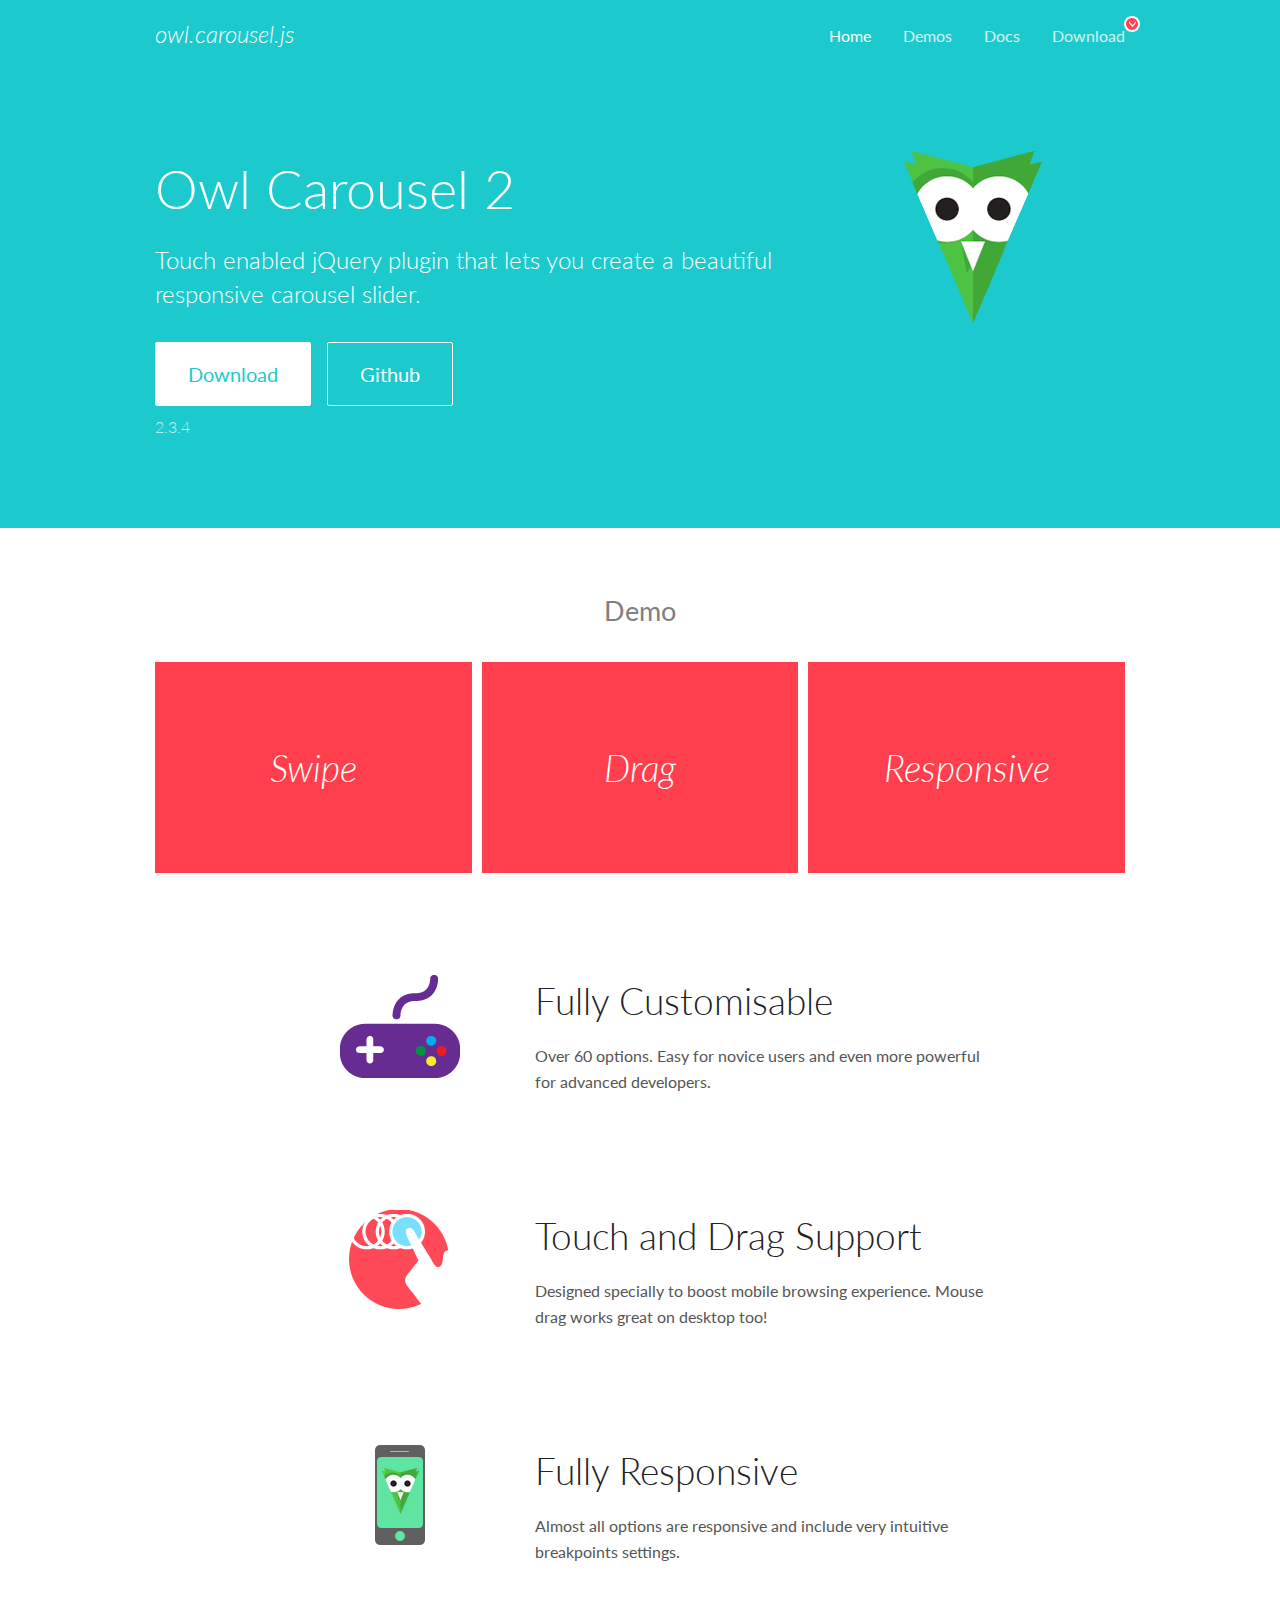
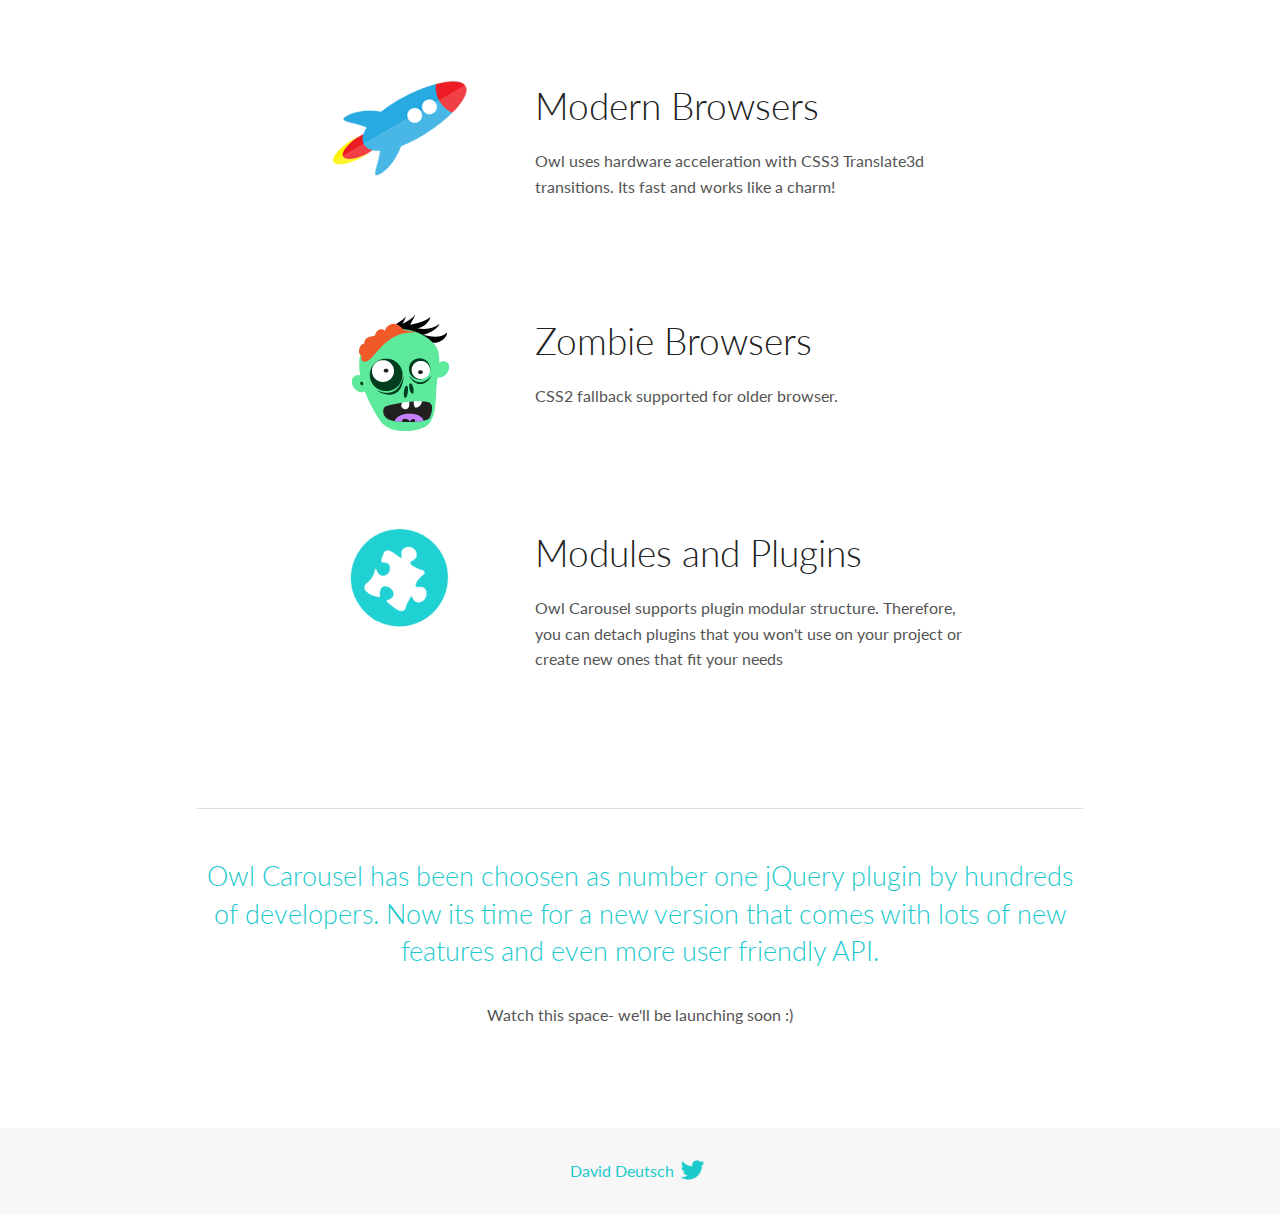
<file: owlcarousel/docs/index.html>
<!DOCTYPE html>
<html lang="en">
  <head>

    <!-- head -->
    <meta charset="utf-8">
    <meta name="msapplication-tap-highlight" content="no" />
    <meta name="viewport" content="width=device-width, initial-scale=1.0" />
    <meta name="description" content="Touch enabled jQuery plugin that lets you create beautiful responsive carousel slider.">
    <meta name="author" content="David Deutsch">
    <title>
      Home | Owl Carousel | 2.3.4
    </title>

    <!-- Stylesheets -->
    <link href='https://fonts.googleapis.com/css?family=Lato:300,400,700,400italic,300italic' rel='stylesheet' type='text/css'>
    <link rel="stylesheet" href="assets/css/docs.theme.min.css">

    <!-- Owl Stylesheets -->
    <link rel="stylesheet" href="assets/owlcarousel/assets/owl.carousel.min.css">
    <link rel="stylesheet" href="assets/owlcarousel/assets/owl.theme.default.min.css">

    <!-- HTML5 shim and Respond.js IE8 support of HTML5 elements and media queries -->

    <!--[if lt IE 9]>
      <script src="https://oss.maxcdn.com/libs/html5shiv/3.7.0/html5shiv.js"></script>
      <script src="https://oss.maxcdn.com/libs/respond.js/1.3.0/respond.min.js"></script>
    <![endif]-->

    <!-- Favicons -->
    <link rel="apple-touch-icon-precomposed" sizes="144x144" href="assets/ico/apple-touch-icon-144-precomposed.png">
    <link rel="shortcut icon" href="assets/ico/favicon.png">
    <link rel="shortcut icon" href="favicon.ico">

    <!-- Yeah i know js should not be in header. Its required for demos.-->

    <!-- javascript -->
    <script src="assets/vendors/jquery.min.js"></script>
    <script src="assets/owlcarousel/owl.carousel.js"></script>
  </head>
  <body>

    <!-- header -->
    <header class="header">
      <div class="row">
        <div class="large-12 columns">
          <div class="brand left">
            <h3>
              <a href="/OwlCarousel2/">owl.carousel.js</a> 
            </h3>
          </div>
          <a id="toggle-nav" class="right">
            <span></span> <span></span> <span></span> 
          </a> 
          <div class="nav-bar">
            <ul class="clearfix">
              <li class="active">
                <a href="/OwlCarousel2/index.html">Home</a> 
              </li>
              <li> <a href="/OwlCarousel2/demos/demos.html">Demos</a>  </li>
              <li> <a href="/OwlCarousel2/docs/started-welcome.html">Docs</a>  </li>
              <li>
                <a href="https://github.com/OwlCarousel2/OwlCarousel2/archive/2.3.4.zip">Download</a> 
                <span class="download"></span> 
              </li>
            </ul>
          </div>
        </div>
      </div>
    </header>

    <!-- home panel -->
    <section id="hero">
      <div class="row">
        <div class="large-8 medium-8 columns">
          <h1>Owl Carousel 2</h1>
          <h4>Touch enabled jQuery plugin that lets you create a beautiful responsive carousel slider.</h4>
          <a href="https://github.com/OwlCarousel2/OwlCarousel2/archive/2.3.4.zip" class="hero-button">Download</a> 
          <a href="https://github.com/OwlCarousel2/OwlCarousel2" class="hero-button outline">Github</a> 
          <p>2.3.4</p>
        </div>
        <div class="large-4 medium-4 columns">
          <img class="owl-logo" src="assets/img/owl-logo.png" alt="mr. Owl">
        </div>
      </div>
    </section>

    <!-- body -->
    <div class="home-demo">
      <div class="row">
        <div class="large-12 columns">
          <h3>Demo</h3>
          <div class="owl-carousel">
            <div class="item">
              <h2>Swipe</h2>
            </div>
            <div class="item">
              <h2>Drag</h2>
            </div>
            <div class="item">
              <h2>Responsive</h2>
            </div>
            <div class="item">
              <h2>CSS3</h2>
            </div>
            <div class="item">
              <h2>Fast</h2>
            </div>
            <div class="item">
              <h2>Easy</h2>
            </div>
            <div class="item">
              <h2>Free</h2>
            </div>
            <div class="item">
              <h2>Upgradable</h2>
            </div>
            <div class="item">
              <h2>Tons of options</h2>
            </div>
            <div class="item">
              <h2>Infinity</h2>
            </div>
            <div class="item">
              <h2>Auto Width</h2>
            </div>
          </div>
        </div>
      </div>
    </div>
    <script>
      var owl = $('.owl-carousel');
      owl.owlCarousel({
        margin: 10,
        loop: true,
        responsive: {
          0: {
            items: 1
          },
          600: {
            items: 2
          },
          1000: {
            items: 3
          }
        }
      })
    </script>

    <!-- features -->
    <div id="features">
      <div class="row">
        <div class="small-12 medium-9 small-centered columns">
          <section class="row feature">
            <div class="medium-4 small-12 columns">
              <img src="assets/img/feature-options.png" alt="">
            </div>
            <div class="medium-8 small-12 columns">
              <h2>Fully Customisable</h2>
              <p>Over 60 options. Easy for novice users and even more powerful for advanced developers.</p>
            </div>
          </section>
          <section class="row feature">
            <div class="medium-4 small-12 columns">
              <img src="assets/img/feature-drag.png" alt="">
            </div>
            <div class="medium-8 small-12 columns">
              <h2>Touch and Drag Support</h2>
              <p>Designed specially to boost mobile browsing experience. Mouse drag works great on desktop too!</p>
            </div>
          </section>
          <section class="row feature">
            <div class="medium-4 small-12 columns">
              <img src="assets/img/feature-responsive.png" alt="">
            </div>
            <div class="medium-8 small-12 columns">
              <h2>Fully Responsive</h2>
              <p>Almost all options are responsive and include very intuitive breakpoints settings.</p>
            </div>
          </section>
          <section class="row feature">
            <div class="medium-4 small-12 columns">
              <img src="assets/img/feature-modern.png" alt="">
            </div>
            <div class="medium-8 small-12 columns">
              <h2>Modern Browsers</h2>
              <p>Owl uses hardware acceleration with CSS3 Translate3d transitions. Its fast and works like a charm! </p>
            </div>
          </section>
          <section class="row feature">
            <div class="medium-4 small-12 columns">
              <img src="assets/img/feature-zombie.png" alt="">
            </div>
            <div class="medium-8 small-12 columns">
              <h2>Zombie Browsers</h2>
              <p>CSS2 fallback supported for older browser.</p>
            </div>
          </section>
          <section class="row feature">
            <div class="medium-4 small-12 columns">
              <img src="assets/img/feature-module.png" alt="">
            </div>
            <div class="medium-8 small-12 columns">
              <h2>Modules and Plugins</h2>
              <p>Owl Carousel supports plugin modular structure. Therefore, you can detach plugins that you won&#x27;t use on your project or create new ones that fit your needs</p>
            </div>
          </section>
        </div>
      </div>
    </div>

    <!-- footer -->
    <section id="teaser-text">
      <div class="row">
        <div class="small-12 medium-11 small-centered columns">
          <hr>
          <h3 id="owl-carousel-has-been-choosen-as-number-one-jquery-plugin-by-hundreds-of-developers-now-its-time-for-a-new-version-that-comes-with-lots-of-new-features-and-even-more-user-friendly-api-">Owl Carousel has been choosen as number one jQuery plugin by hundreds of developers. Now its time for a new version that comes with lots of new features and even more user friendly API.</h3>
          <p>Watch this space- we&#39;ll be launching soon :)</p>
        </div>
      </div>
    </section>

    <!-- footer -->
    <footer class="footer">
      <div class="row">
        <div class="large-12 columns">
          <h5>
            <a href="/OwlCarousel2/docs/support-contact.html">David Deutsch</a> 
            <a id="custom-tweet-button" href="https://twitter.com/share?url=https://github.com/OwlCarousel2/OwlCarousel2&text=Owl Carousel - This is so awesome! " target="_blank"></a> 
          </h5>
        </div>
      </div>
    </footer>

    <!-- vendors -->
    <script src="assets/vendors/highlight.js"></script>
    <script src="assets/js/app.js"></script>
  </body>
</html>
</file>
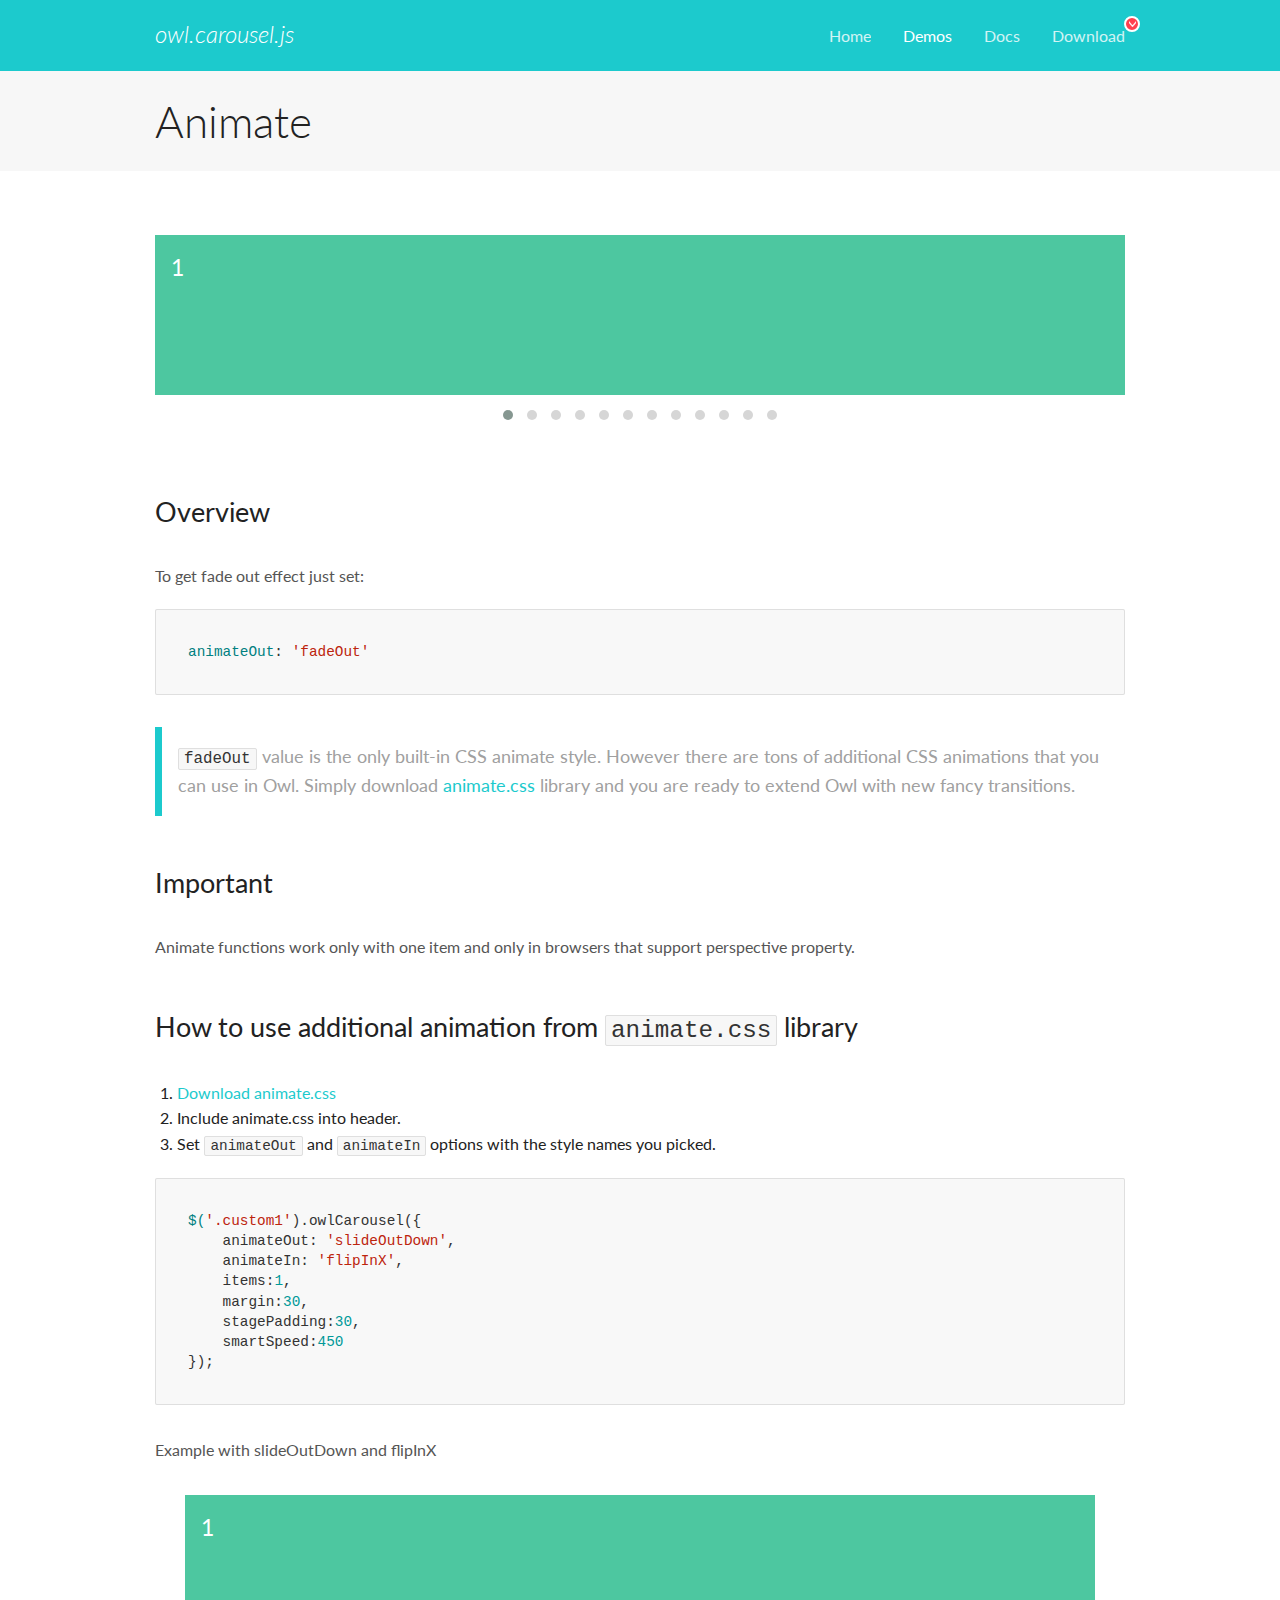
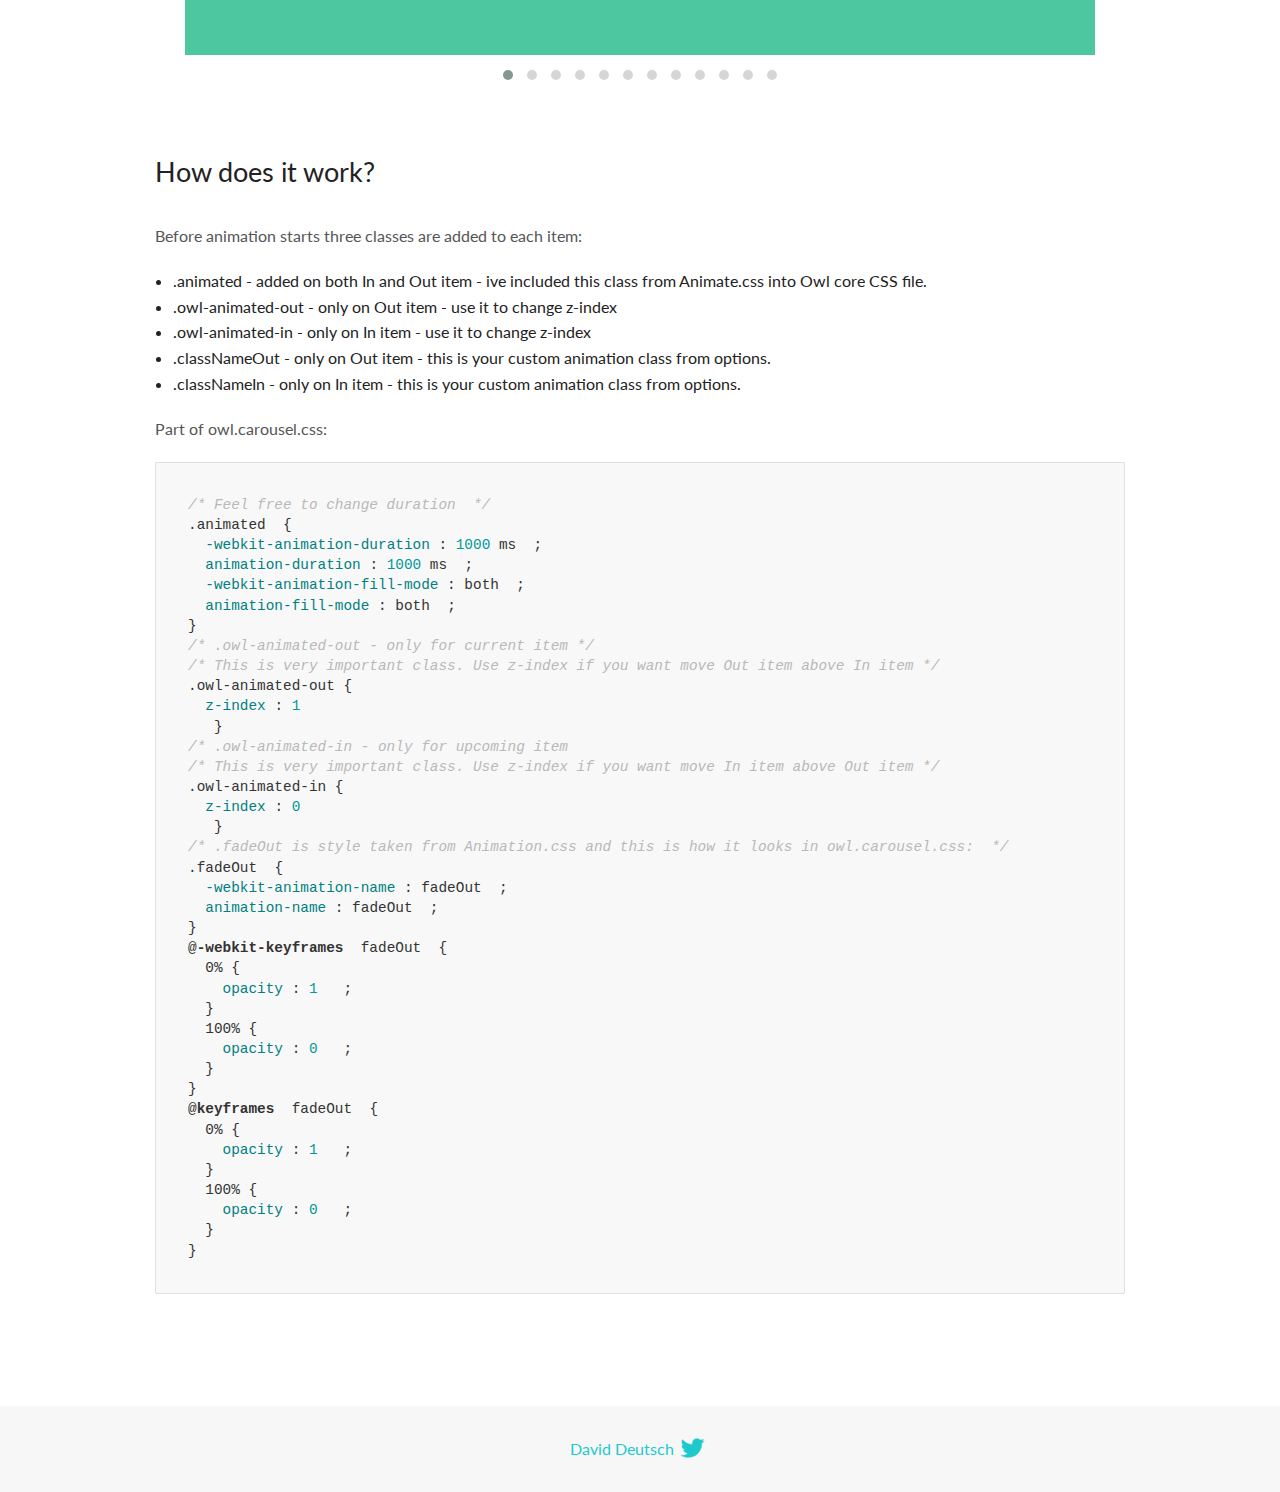
<file: owlcarousel/docs/demos/animate.html>
<!DOCTYPE html>
<html lang="en">
  <head>

    <!-- head -->
    <meta charset="utf-8">
    <meta name="msapplication-tap-highlight" content="no" />
    <meta name="viewport" content="width=device-width, initial-scale=1.0" />
    <meta name="description" content="Animate carousel">
    <meta name="author" content="David Deutsch">
    <title>
      Animate Demo | Owl Carousel | 2.3.4
    </title>

    <!-- Stylesheets -->
    <link href='https://fonts.googleapis.com/css?family=Lato:300,400,700,400italic,300italic' rel='stylesheet' type='text/css'>
    <link rel="stylesheet" href="../assets/css/docs.theme.min.css">

    <!-- Owl Stylesheets -->
    <link rel="stylesheet" href="../assets/owlcarousel/assets/owl.carousel.min.css">
    <link rel="stylesheet" href="../assets/owlcarousel/assets/owl.theme.default.min.css">

    <!-- HTML5 shim and Respond.js IE8 support of HTML5 elements and media queries -->

    <!--[if lt IE 9]>
      <script src="https://oss.maxcdn.com/libs/html5shiv/3.7.0/html5shiv.js"></script>
      <script src="https://oss.maxcdn.com/libs/respond.js/1.3.0/respond.min.js"></script>
    <![endif]-->

    <!-- Favicons -->
    <link rel="apple-touch-icon-precomposed" sizes="144x144" href="../assets/ico/apple-touch-icon-144-precomposed.png">
    <link rel="shortcut icon" href="../assets/ico/favicon.png">
    <link rel="shortcut icon" href="favicon.ico">

    <!-- Yeah i know js should not be in header. Its required for demos.-->

    <!-- javascript -->
    <script src="../assets/vendors/jquery.min.js"></script>
    <script src="../assets/owlcarousel/owl.carousel.js"></script>
  </head>
  <body>

    <!-- header -->
    <header class="header">
      <div class="row">
        <div class="large-12 columns">
          <div class="brand left">
            <h3>
              <a href="/OwlCarousel2/">owl.carousel.js</a> 
            </h3>
          </div>
          <a id="toggle-nav" class="right">
            <span></span> <span></span> <span></span> 
          </a> 
          <div class="nav-bar">
            <ul class="clearfix">
              <li> <a href="/OwlCarousel2/index.html">Home</a>  </li>
              <li class="active">
                <a href="/OwlCarousel2/demos/demos.html">Demos</a> 
              </li>
              <li> <a href="/OwlCarousel2/docs/started-welcome.html">Docs</a>  </li>
              <li>
                <a href="https://github.com/OwlCarousel2/OwlCarousel2/archive/2.3.4.zip">Download</a> 
                <span class="download"></span> 
              </li>
            </ul>
          </div>
        </div>
      </div>
    </header>

    <!-- title -->
    <section class="title">
      <div class="row">
        <div class="large-12 columns">
          <h1>Animate</h1>
        </div>
      </div>
    </section>

    <!--  Demos -->
    <section id="demos">
      <div class="row">
        <div class="large-12 columns">
          <div class="fadeOut owl-carousel owl-theme">
            <div class="item">
              <h4>1</h4>
            </div>
            <div class="item">
              <h4>2</h4>
            </div>
            <div class="item">
              <h4>3</h4>
            </div>
            <div class="item">
              <h4>4</h4>
            </div>
            <div class="item">
              <h4>5</h4>
            </div>
            <div class="item">
              <h4>6</h4>
            </div>
            <div class="item">
              <h4>7</h4>
            </div>
            <div class="item">
              <h4>8</h4>
            </div>
            <div class="item">
              <h4>9</h4>
            </div>
            <div class="item">
              <h4>10</h4>
            </div>
            <div class="item">
              <h4>11</h4>
            </div>
            <div class="item">
              <h4>12</h4>
            </div>
          </div>
          <h3 id="overview">Overview</h3>
          <p>To get fade out effect just set:</p>
          <pre><code>animateOut: &#39;fadeOut&#39;</code></pre>
          <blockquote>
            <p><code>fadeOut</code> value is the only built-in CSS animate style. However there are tons of additional CSS animations that you can use in Owl. Simply download
              <a href="https://daneden.github.io/animate.css/">animate.css</a>  library and you are ready to extend Owl with new fancy transitions.</p>
          </blockquote>
          <h3 id="important">Important</h3>
          <p>Animate functions work only with one item and only in browsers that support perspective property.</p>
          <h3 id="how-to-use-additional-animation-from-animate-css-library">How to use additional animation from <code>animate.css</code> library</h3>
          <ol>
            <li> <a href="https://daneden.github.io/animate.css/">Download animate.css</a>  </li>
            <li>Include animate.css into header.</li>
            <li>Set <code>animateOut</code> and <code>animateIn</code> options with the style names you picked.</li>
          </ol>
          <pre><code>$(&#39;.custom1&#39;).owlCarousel({
    animateOut: &#39;slideOutDown&#39;,
    animateIn: &#39;flipInX&#39;,
    items:1,
    margin:30,
    stagePadding:30,
    smartSpeed:450
});</code></pre>
          <p>Example with slideOutDown and flipInX</p>
          <div class="custom1 owl-carousel owl-theme">
            <div class="item">
              <h4>1</h4>
            </div>
            <div class="item">
              <h4>2</h4>
            </div>
            <div class="item">
              <h4>3</h4>
            </div>
            <div class="item">
              <h4>4</h4>
            </div>
            <div class="item">
              <h4>5</h4>
            </div>
            <div class="item">
              <h4>6</h4>
            </div>
            <div class="item">
              <h4>7</h4>
            </div>
            <div class="item">
              <h4>8</h4>
            </div>
            <div class="item">
              <h4>9</h4>
            </div>
            <div class="item">
              <h4>10</h4>
            </div>
            <div class="item">
              <h4>11</h4>
            </div>
            <div class="item">
              <h4>12</h4>
            </div>
          </div>
          <h3 id="how-does-it-work-">How does it work?</h3>
          <p>Before animation starts three classes are added to each item:</p>
          <ul>
            <li>.animated - added on both In and Out item - ive included this class from Animate.css into Owl core CSS file.</li>
            <li>.owl-animated-out - only on Out item - use it to change z-index</li>
            <li>.owl-animated-in - only on In item - use it to change z-index</li>
            <li>.classNameOut - only on Out item - this is your custom animation class from options.</li>
            <li>.classNameIn - only on In item - this is your custom animation class from options.</li>
          </ul>
          <p>Part of owl.carousel.css:</p>
          <pre><code class="language-css"><span class="comment">/* Feel free to change duration  */</span> 
<span class="class">.animated</span>  <span class="rules">{
  <span class="rule"><span class="attribute">-webkit-animation-duration</span> :<span class="value"> <span class="number">1000</span> ms</span> </span> ;
  <span class="rule"><span class="attribute">animation-duration</span> :<span class="value"> <span class="number">1000</span> ms</span> </span> ;
  <span class="rule"><span class="attribute">-webkit-animation-fill-mode</span> :<span class="value"> both</span> </span> ;
  <span class="rule"><span class="attribute">animation-fill-mode</span> :<span class="value"> both</span> </span> ;
<span class="rule">}</span> </span> 
<span class="comment">/* .owl-animated-out - only for current item */</span> 
<span class="comment">/* This is very important class. Use z-index if you want move Out item above In item */</span> 
<span class="class">.owl-animated-out</span> <span class="rules">{
  <span class="rule"><span class="attribute">z-index</span> :<span class="value"> <span class="number">1</span> 
</span> </span> </span> }
<span class="comment">/* .owl-animated-in - only for upcoming item
/* This is very important class. Use z-index if you want move In item above Out item */</span> 
<span class="class">.owl-animated-in</span> <span class="rules">{
  <span class="rule"><span class="attribute">z-index</span> :<span class="value"> <span class="number">0</span> 
</span> </span> </span> }
<span class="comment">/* .fadeOut is style taken from Animation.css and this is how it looks in owl.carousel.css:  */</span> 
<span class="class">.fadeOut</span>  <span class="rules">{
  <span class="rule"><span class="attribute">-webkit-animation-name</span> :<span class="value"> fadeOut</span> </span> ;
  <span class="rule"><span class="attribute">animation-name</span> :<span class="value"> fadeOut</span> </span> ;
<span class="rule">}</span> </span> 
<span class="at_rule">@<span class="keyword">-webkit-keyframes</span>  fadeOut </span> {
  0% <span class="rules">{
    <span class="rule"><span class="attribute">opacity</span> :<span class="value"> <span class="number">1</span> </span> </span> ;
  <span class="rule">}</span> </span> 
  100% <span class="rules">{
    <span class="rule"><span class="attribute">opacity</span> :<span class="value"> <span class="number">0</span> </span> </span> ;
  <span class="rule">}</span> </span> 
}
<span class="at_rule">@<span class="keyword">keyframes</span>  fadeOut </span> {
  0% <span class="rules">{
    <span class="rule"><span class="attribute">opacity</span> :<span class="value"> <span class="number">1</span> </span> </span> ;
  <span class="rule">}</span> </span> 
  100% <span class="rules">{
    <span class="rule"><span class="attribute">opacity</span> :<span class="value"> <span class="number">0</span> </span> </span> ;
  <span class="rule">}</span> </span> 
}</code></pre>
          <link rel="stylesheet" href="../assets/css/animate.css">
          <script>
            jQuery(document).ready(function($) {
              $('.fadeOut').owlCarousel({
                items: 1,
                animateOut: 'fadeOut',
                loop: true,
                margin: 10,
              });
              $('.custom1').owlCarousel({
                animateOut: 'slideOutDown',
                animateIn: 'flipInX',
                items: 1,
                margin: 30,
                stagePadding: 30,
                smartSpeed: 450
              });
            });
          </script>
        </div>
      </div>
    </section>

    <!-- footer -->
    <footer class="footer">
      <div class="row">
        <div class="large-12 columns">
          <h5>
            <a href="/OwlCarousel2/docs/support-contact.html">David Deutsch</a> 
            <a id="custom-tweet-button" href="https://twitter.com/share?url=https://github.com/OwlCarousel2/OwlCarousel2&text=Owl Carousel - This is so awesome! " target="_blank"></a> 
          </h5>
        </div>
      </div>
    </footer>

    <!-- vendors -->
    <script src="../assets/vendors/highlight.js"></script>
    <script src="../assets/js/app.js"></script>
  </body>
</html>
</file>
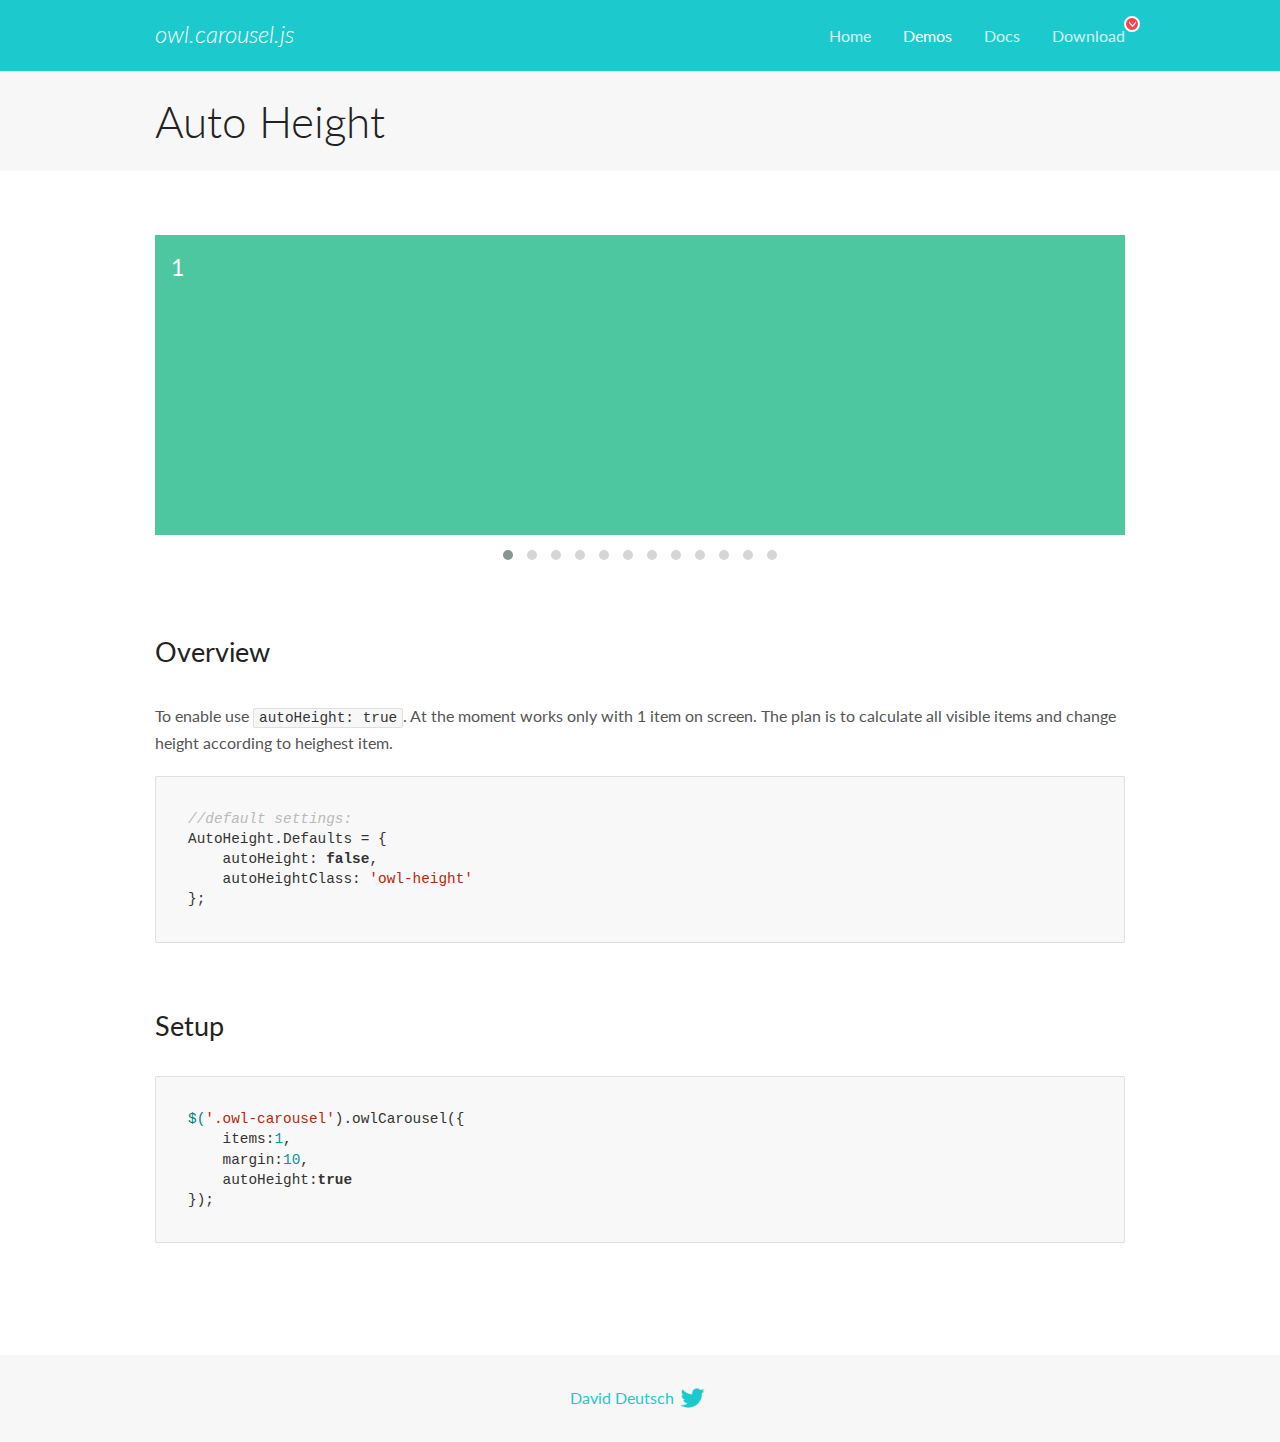
<file: owlcarousel/docs/demos/autoheight.html>
<!DOCTYPE html>
<html lang="en">
  <head>

    <!-- head -->
    <meta charset="utf-8">
    <meta name="msapplication-tap-highlight" content="no" />
    <meta name="viewport" content="width=device-width, initial-scale=1.0" />
    <meta name="description" content="autoHeight usage demo">
    <meta name="author" content="David Deutsch">
    <title>
      Auto Height Demo | Owl Carousel | 2.3.4
    </title>

    <!-- Stylesheets -->
    <link href='https://fonts.googleapis.com/css?family=Lato:300,400,700,400italic,300italic' rel='stylesheet' type='text/css'>
    <link rel="stylesheet" href="../assets/css/docs.theme.min.css">

    <!-- Owl Stylesheets -->
    <link rel="stylesheet" href="../assets/owlcarousel/assets/owl.carousel.min.css">
    <link rel="stylesheet" href="../assets/owlcarousel/assets/owl.theme.default.min.css">

    <!-- HTML5 shim and Respond.js IE8 support of HTML5 elements and media queries -->

    <!--[if lt IE 9]>
      <script src="https://oss.maxcdn.com/libs/html5shiv/3.7.0/html5shiv.js"></script>
      <script src="https://oss.maxcdn.com/libs/respond.js/1.3.0/respond.min.js"></script>
    <![endif]-->

    <!-- Favicons -->
    <link rel="apple-touch-icon-precomposed" sizes="144x144" href="../assets/ico/apple-touch-icon-144-precomposed.png">
    <link rel="shortcut icon" href="../assets/ico/favicon.png">
    <link rel="shortcut icon" href="favicon.ico">

    <!-- Yeah i know js should not be in header. Its required for demos.-->

    <!-- javascript -->
    <script src="../assets/vendors/jquery.min.js"></script>
    <script src="../assets/owlcarousel/owl.carousel.js"></script>
  </head>
  <body>

    <!-- header -->
    <header class="header">
      <div class="row">
        <div class="large-12 columns">
          <div class="brand left">
            <h3>
              <a href="/OwlCarousel2/">owl.carousel.js</a> 
            </h3>
          </div>
          <a id="toggle-nav" class="right">
            <span></span> <span></span> <span></span> 
          </a> 
          <div class="nav-bar">
            <ul class="clearfix">
              <li> <a href="/OwlCarousel2/index.html">Home</a>  </li>
              <li class="active">
                <a href="/OwlCarousel2/demos/demos.html">Demos</a> 
              </li>
              <li> <a href="/OwlCarousel2/docs/started-welcome.html">Docs</a>  </li>
              <li>
                <a href="https://github.com/OwlCarousel2/OwlCarousel2/archive/2.3.4.zip">Download</a> 
                <span class="download"></span> 
              </li>
            </ul>
          </div>
        </div>
      </div>
    </header>

    <!-- title -->
    <section class="title">
      <div class="row">
        <div class="large-12 columns">
          <h1>Auto Height</h1>
        </div>
      </div>
    </section>

    <!--  Demos -->
    <section id="demos">
      <div class="row">
        <div class="large-12 columns">
          <div class="owl-carousel owl-theme">
            <div class="item" style="height:300px">
              <h4>1</h4>
            </div>
            <div class="item" style="height:100px">
              <h4>2</h4>
            </div>
            <div class="item" style="height:500px">
              <h4>3</h4>
            </div>
            <div class="item" style="height:250px">
              <h4>4</h4>
            </div>
            <div class="item" style="height:400px">
              <h4>5</h4>
            </div>
            <div class="item" style="height:500px">
              <h4>6</h4>
            </div>
            <div class="item" style="height:600px">
              <h4>7</h4>
            </div>
            <div class="item" style="height:400px">
              <h4>8</h4>
            </div>
            <div class="item" style="height:300px">
              <h4>9</h4>
            </div>
            <div class="item" style="height:350px">
              <h4>10</h4>
            </div>
            <div class="item" style="height:200px">
              <h4>11</h4>
            </div>
            <div class="item" style="height:150px">
              <h4>12</h4>
            </div>
          </div>
          <h3 id="overview">Overview</h3>
          <p>To enable use <code>autoHeight: true</code>. At the moment works only with 1 item on screen. The plan is to calculate all visible items and change height according to heighest item.</p>
          <pre><code>//default settings:
AutoHeight.Defaults = {
    autoHeight: false,
    autoHeightClass: &#39;owl-height&#39;
};</code></pre>
          <h3 id="setup">Setup</h3>
          <pre><code>$(&#39;.owl-carousel&#39;).owlCarousel({
    items:1,
    margin:10,
    autoHeight:true
});</code></pre>
          <script>
            $(document).ready(function() {
              $('.owl-carousel').owlCarousel({
                items: 1,
                margin: 10,
                autoHeight: true
              });
            })
          </script>
        </div>
      </div>
    </section>

    <!-- footer -->
    <footer class="footer">
      <div class="row">
        <div class="large-12 columns">
          <h5>
            <a href="/OwlCarousel2/docs/support-contact.html">David Deutsch</a> 
            <a id="custom-tweet-button" href="https://twitter.com/share?url=https://github.com/OwlCarousel2/OwlCarousel2&text=Owl Carousel - This is so awesome! " target="_blank"></a> 
          </h5>
        </div>
      </div>
    </footer>

    <!-- vendors -->
    <script src="../assets/vendors/highlight.js"></script>
    <script src="../assets/js/app.js"></script>
  </body>
</html>
</file>
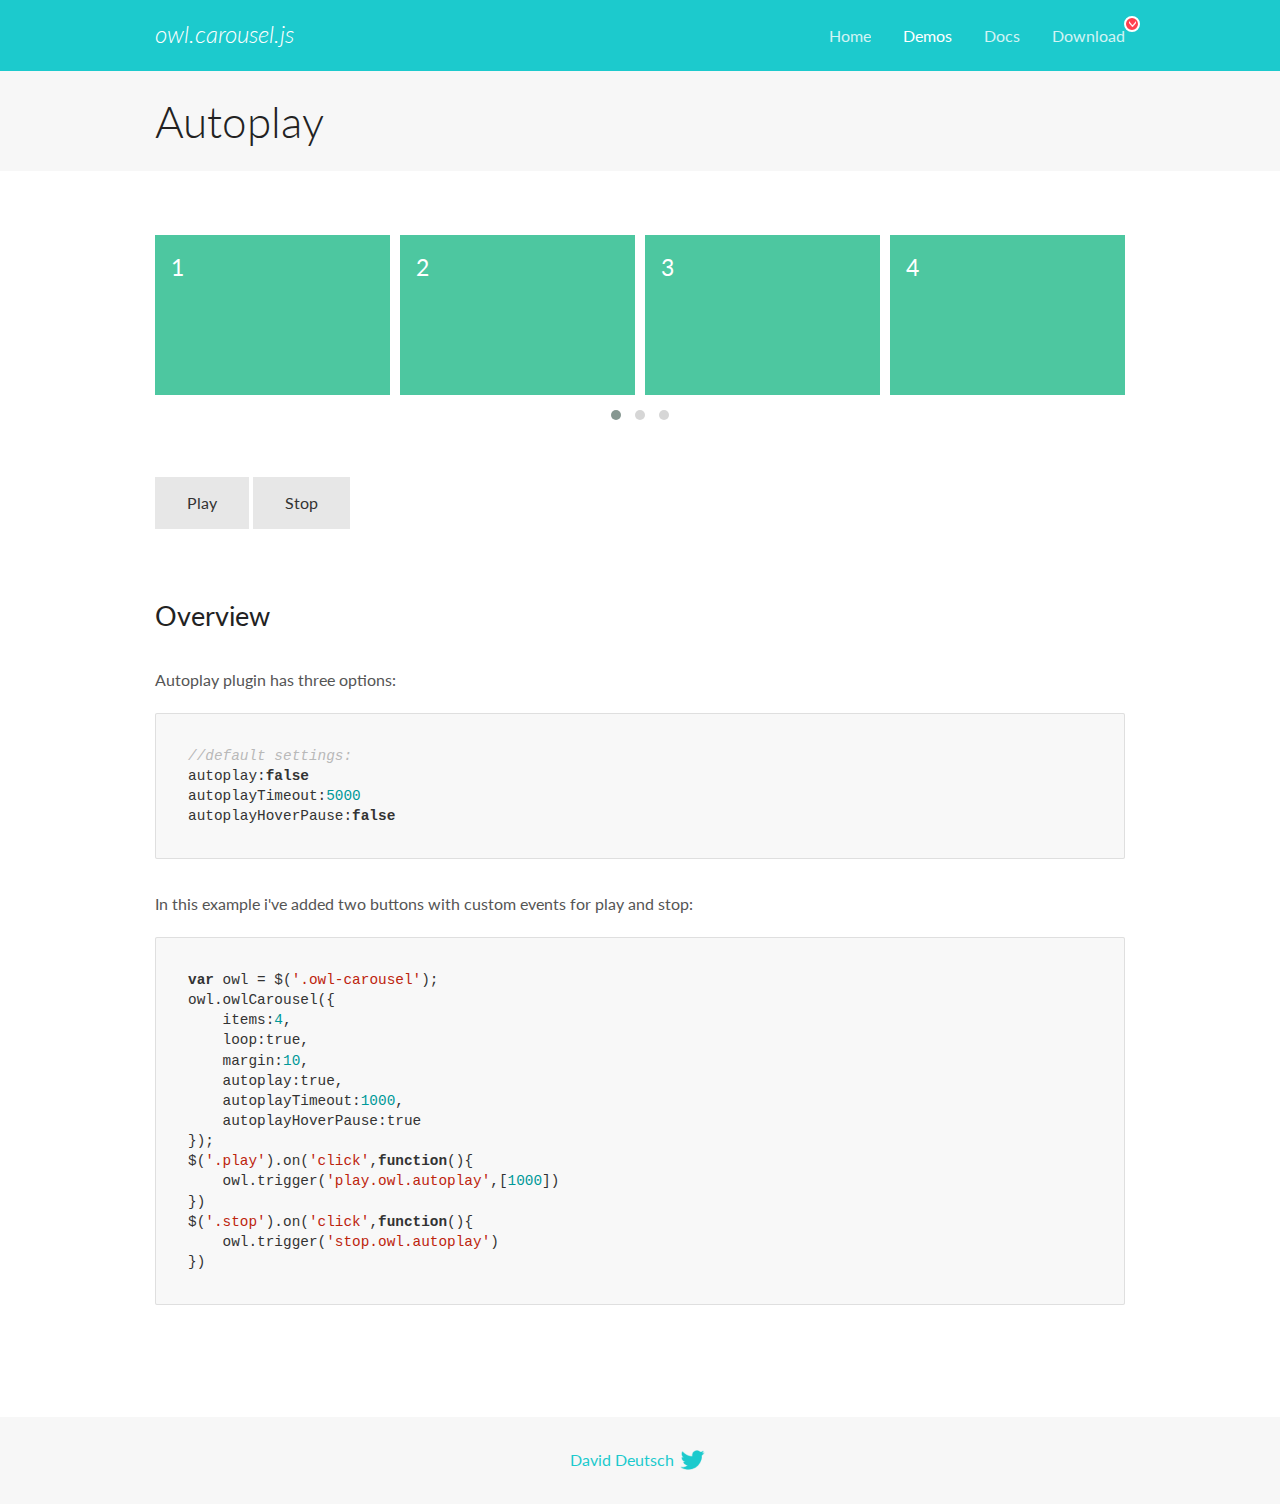
<file: owlcarousel/docs/demos/autoplay.html>
<!DOCTYPE html>
<html lang="en">
  <head>

    <!-- head -->
    <meta charset="utf-8">
    <meta name="msapplication-tap-highlight" content="no" />
    <meta name="viewport" content="width=device-width, initial-scale=1.0" />
    <meta name="description" content="Autoplay usage demo">
    <meta name="author" content="David Deutsch">
    <title>
      Autoplay Demo | Owl Carousel | 2.3.4
    </title>

    <!-- Stylesheets -->
    <link href='https://fonts.googleapis.com/css?family=Lato:300,400,700,400italic,300italic' rel='stylesheet' type='text/css'>
    <link rel="stylesheet" href="../assets/css/docs.theme.min.css">

    <!-- Owl Stylesheets -->
    <link rel="stylesheet" href="../assets/owlcarousel/assets/owl.carousel.min.css">
    <link rel="stylesheet" href="../assets/owlcarousel/assets/owl.theme.default.min.css">

    <!-- HTML5 shim and Respond.js IE8 support of HTML5 elements and media queries -->

    <!--[if lt IE 9]>
      <script src="https://oss.maxcdn.com/libs/html5shiv/3.7.0/html5shiv.js"></script>
      <script src="https://oss.maxcdn.com/libs/respond.js/1.3.0/respond.min.js"></script>
    <![endif]-->

    <!-- Favicons -->
    <link rel="apple-touch-icon-precomposed" sizes="144x144" href="../assets/ico/apple-touch-icon-144-precomposed.png">
    <link rel="shortcut icon" href="../assets/ico/favicon.png">
    <link rel="shortcut icon" href="favicon.ico">

    <!-- Yeah i know js should not be in header. Its required for demos.-->

    <!-- javascript -->
    <script src="../assets/vendors/jquery.min.js"></script>
    <script src="../assets/owlcarousel/owl.carousel.js"></script>
  </head>
  <body>

    <!-- header -->
    <header class="header">
      <div class="row">
        <div class="large-12 columns">
          <div class="brand left">
            <h3>
              <a href="/OwlCarousel2/">owl.carousel.js</a> 
            </h3>
          </div>
          <a id="toggle-nav" class="right">
            <span></span> <span></span> <span></span> 
          </a> 
          <div class="nav-bar">
            <ul class="clearfix">
              <li> <a href="/OwlCarousel2/index.html">Home</a>  </li>
              <li class="active">
                <a href="/OwlCarousel2/demos/demos.html">Demos</a> 
              </li>
              <li> <a href="/OwlCarousel2/docs/started-welcome.html">Docs</a>  </li>
              <li>
                <a href="https://github.com/OwlCarousel2/OwlCarousel2/archive/2.3.4.zip">Download</a> 
                <span class="download"></span> 
              </li>
            </ul>
          </div>
        </div>
      </div>
    </header>

    <!-- title -->
    <section class="title">
      <div class="row">
        <div class="large-12 columns">
          <h1>Autoplay</h1>
        </div>
      </div>
    </section>

    <!--  Demos -->
    <section id="demos">
      <div class="row">
        <div class="large-12 columns">
          <div class="owl-carousel owl-theme">
            <div class="item">
              <h4>1</h4>
            </div>
            <div class="item">
              <h4>2</h4>
            </div>
            <div class="item">
              <h4>3</h4>
            </div>
            <div class="item">
              <h4>4</h4>
            </div>
            <div class="item">
              <h4>5</h4>
            </div>
            <div class="item">
              <h4>6</h4>
            </div>
            <div class="item">
              <h4>7</h4>
            </div>
            <div class="item">
              <h4>8</h4>
            </div>
            <div class="item">
              <h4>9</h4>
            </div>
            <div class="item">
              <h4>10</h4>
            </div>
            <div class="item">
              <h4>11</h4>
            </div>
            <div class="item">
              <h4>12</h4>
            </div>
          </div>
          <a class="button secondary play">Play</a> 
          <a class="button secondary stop">Stop</a> 
          <h3 id="overview">Overview</h3>
          <p>Autoplay plugin has three options:</p>
          <pre><code>//default settings:
autoplay:false
autoplayTimeout:5000
autoplayHoverPause:false</code></pre>
          <p>In this example i&#39;ve added two buttons with custom events for play and stop:</p>
          <pre><code>var owl = $(&#39;.owl-carousel&#39;);
owl.owlCarousel({
    items:4,
    loop:true,
    margin:10,
    autoplay:true,
    autoplayTimeout:1000,
    autoplayHoverPause:true
});
$(&#39;.play&#39;).on(&#39;click&#39;,function(){
    owl.trigger(&#39;play.owl.autoplay&#39;,[1000])
})
$(&#39;.stop&#39;).on(&#39;click&#39;,function(){
    owl.trigger(&#39;stop.owl.autoplay&#39;)
})</code></pre>
          <script>
            $(document).ready(function() {
              var owl = $('.owl-carousel');
              owl.owlCarousel({
                items: 4,
                loop: true,
                margin: 10,
                autoplay: true,
                autoplayTimeout: 1000,
                autoplayHoverPause: true
              });
              $('.play').on('click', function() {
                owl.trigger('play.owl.autoplay', [1000])
              })
              $('.stop').on('click', function() {
                owl.trigger('stop.owl.autoplay')
              })
            })
          </script>
        </div>
      </div>
    </section>

    <!-- footer -->
    <footer class="footer">
      <div class="row">
        <div class="large-12 columns">
          <h5>
            <a href="/OwlCarousel2/docs/support-contact.html">David Deutsch</a> 
            <a id="custom-tweet-button" href="https://twitter.com/share?url=https://github.com/OwlCarousel2/OwlCarousel2&text=Owl Carousel - This is so awesome! " target="_blank"></a> 
          </h5>
        </div>
      </div>
    </footer>

    <!-- vendors -->
    <script src="../assets/vendors/highlight.js"></script>
    <script src="../assets/js/app.js"></script>
  </body>
</html>
</file>
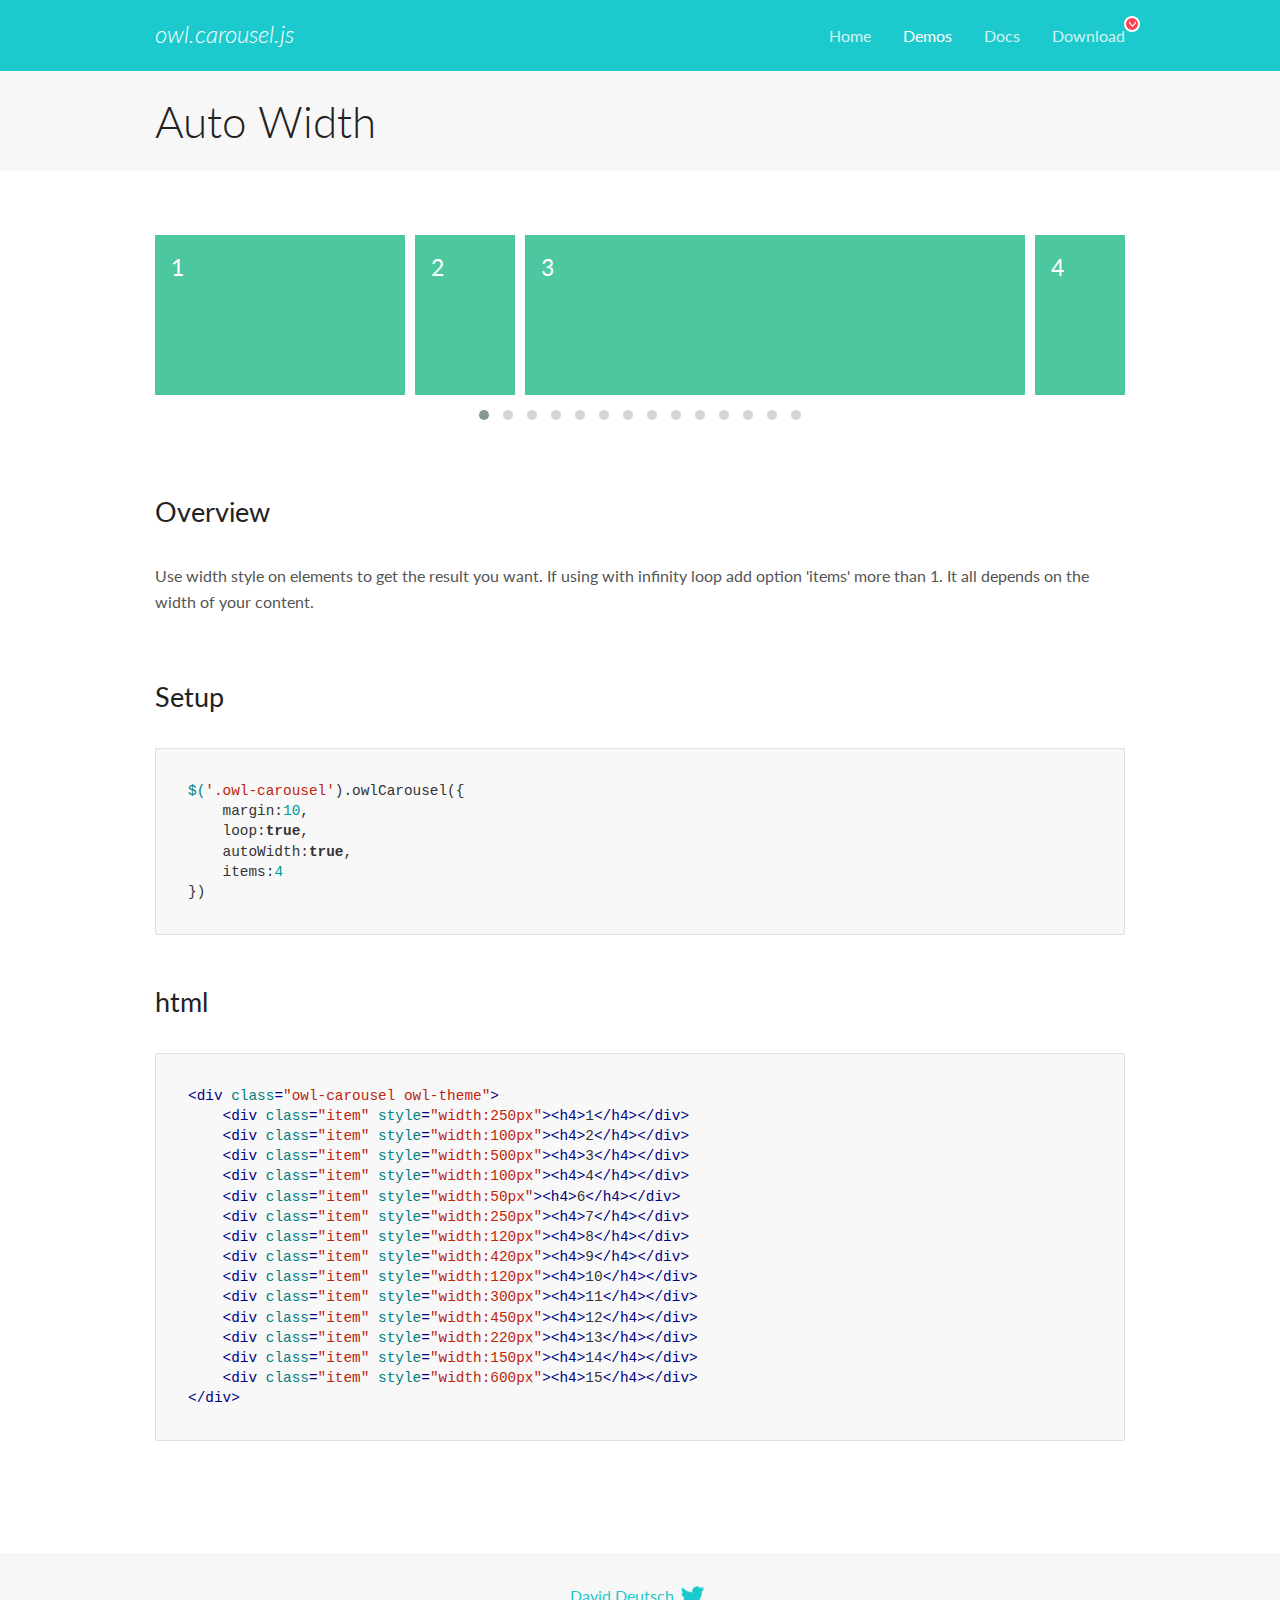
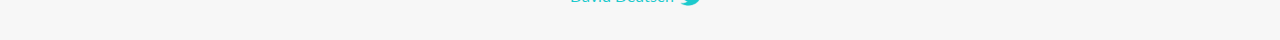
<file: owlcarousel/docs/demos/autowidth.html>
<!DOCTYPE html>
<html lang="en">
  <head>

    <!-- head -->
    <meta charset="utf-8">
    <meta name="msapplication-tap-highlight" content="no" />
    <meta name="viewport" content="width=device-width, initial-scale=1.0" />
    <meta name="description" content="Auto Width">
    <meta name="author" content="David Deutsch">
    <title>
      Auto Width Demo | Owl Carousel | 2.3.4
    </title>

    <!-- Stylesheets -->
    <link href='https://fonts.googleapis.com/css?family=Lato:300,400,700,400italic,300italic' rel='stylesheet' type='text/css'>
    <link rel="stylesheet" href="../assets/css/docs.theme.min.css">

    <!-- Owl Stylesheets -->
    <link rel="stylesheet" href="../assets/owlcarousel/assets/owl.carousel.min.css">
    <link rel="stylesheet" href="../assets/owlcarousel/assets/owl.theme.default.min.css">

    <!-- HTML5 shim and Respond.js IE8 support of HTML5 elements and media queries -->

    <!--[if lt IE 9]>
      <script src="https://oss.maxcdn.com/libs/html5shiv/3.7.0/html5shiv.js"></script>
      <script src="https://oss.maxcdn.com/libs/respond.js/1.3.0/respond.min.js"></script>
    <![endif]-->

    <!-- Favicons -->
    <link rel="apple-touch-icon-precomposed" sizes="144x144" href="../assets/ico/apple-touch-icon-144-precomposed.png">
    <link rel="shortcut icon" href="../assets/ico/favicon.png">
    <link rel="shortcut icon" href="favicon.ico">

    <!-- Yeah i know js should not be in header. Its required for demos.-->

    <!-- javascript -->
    <script src="../assets/vendors/jquery.min.js"></script>
    <script src="../assets/owlcarousel/owl.carousel.js"></script>
  </head>
  <body>

    <!-- header -->
    <header class="header">
      <div class="row">
        <div class="large-12 columns">
          <div class="brand left">
            <h3>
              <a href="/OwlCarousel2/">owl.carousel.js</a> 
            </h3>
          </div>
          <a id="toggle-nav" class="right">
            <span></span> <span></span> <span></span> 
          </a> 
          <div class="nav-bar">
            <ul class="clearfix">
              <li> <a href="/OwlCarousel2/index.html">Home</a>  </li>
              <li class="active">
                <a href="/OwlCarousel2/demos/demos.html">Demos</a> 
              </li>
              <li> <a href="/OwlCarousel2/docs/started-welcome.html">Docs</a>  </li>
              <li>
                <a href="https://github.com/OwlCarousel2/OwlCarousel2/archive/2.3.4.zip">Download</a> 
                <span class="download"></span> 
              </li>
            </ul>
          </div>
        </div>
      </div>
    </header>

    <!-- title -->
    <section class="title">
      <div class="row">
        <div class="large-12 columns">
          <h1>Auto Width</h1>
        </div>
      </div>
    </section>

    <!--  Demos -->
    <section id="demos">
      <div class="row">
        <div class="large-12 columns">
          <div class="owl-carousel owl-theme">
            <div class="item" style="width:250px">
              <h4>1</h4>
            </div>
            <div class="item" style="width:100px">
              <h4>2</h4>
            </div>
            <div class="item" style="width:500px">
              <h4>3</h4>
            </div>
            <div class="item" style="width:100px">
              <h4>4</h4>
            </div>
            <div class="item" style="width:50px">
              <h4>6</h4>
            </div>
            <div class="item" style="width:250px">
              <h4>7</h4>
            </div>
            <div class="item" style="width:120px">
              <h4>8</h4>
            </div>
            <div class="item" style="width:420px">
              <h4>9</h4>
            </div>
            <div class="item" style="width:120px">
              <h4>10</h4>
            </div>
            <div class="item" style="width:300px">
              <h4>11</h4>
            </div>
            <div class="item" style="width:450px">
              <h4>12</h4>
            </div>
            <div class="item" style="width:220px">
              <h4>13</h4>
            </div>
            <div class="item" style="width:150px">
              <h4>14</h4>
            </div>
            <div class="item" style="width:600px">
              <h4>15</h4>
            </div>
          </div>
          <h3 id="overview">Overview</h3>
          <p>Use width style on elements to get the result you want. If using with infinity loop add option &#39;items&#39; more than 1. It all depends on the width of your content.</p>
          <h3 id="setup">Setup</h3>
          <pre><code>$(&#39;.owl-carousel&#39;).owlCarousel({
    margin:10,
    loop:true,
    autoWidth:true,
    items:4
})</code></pre>
          <h3 id="html">html</h3>
          <pre><code>&lt;div class=&quot;owl-carousel owl-theme&quot;&gt;
    &lt;div class=&quot;item&quot; style=&quot;width:250px&quot;&gt;&lt;h4&gt;1&lt;/h4&gt;&lt;/div&gt;
    &lt;div class=&quot;item&quot; style=&quot;width:100px&quot;&gt;&lt;h4&gt;2&lt;/h4&gt;&lt;/div&gt;
    &lt;div class=&quot;item&quot; style=&quot;width:500px&quot;&gt;&lt;h4&gt;3&lt;/h4&gt;&lt;/div&gt;
    &lt;div class=&quot;item&quot; style=&quot;width:100px&quot;&gt;&lt;h4&gt;4&lt;/h4&gt;&lt;/div&gt;
    &lt;div class=&quot;item&quot; style=&quot;width:50px&quot;&gt;&lt;h4&gt;6&lt;/h4&gt;&lt;/div&gt;
    &lt;div class=&quot;item&quot; style=&quot;width:250px&quot;&gt;&lt;h4&gt;7&lt;/h4&gt;&lt;/div&gt;
    &lt;div class=&quot;item&quot; style=&quot;width:120px&quot;&gt;&lt;h4&gt;8&lt;/h4&gt;&lt;/div&gt;
    &lt;div class=&quot;item&quot; style=&quot;width:420px&quot;&gt;&lt;h4&gt;9&lt;/h4&gt;&lt;/div&gt;
    &lt;div class=&quot;item&quot; style=&quot;width:120px&quot;&gt;&lt;h4&gt;10&lt;/h4&gt;&lt;/div&gt;
    &lt;div class=&quot;item&quot; style=&quot;width:300px&quot;&gt;&lt;h4&gt;11&lt;/h4&gt;&lt;/div&gt;
    &lt;div class=&quot;item&quot; style=&quot;width:450px&quot;&gt;&lt;h4&gt;12&lt;/h4&gt;&lt;/div&gt;
    &lt;div class=&quot;item&quot; style=&quot;width:220px&quot;&gt;&lt;h4&gt;13&lt;/h4&gt;&lt;/div&gt;
    &lt;div class=&quot;item&quot; style=&quot;width:150px&quot;&gt;&lt;h4&gt;14&lt;/h4&gt;&lt;/div&gt;
    &lt;div class=&quot;item&quot; style=&quot;width:600px&quot;&gt;&lt;h4&gt;15&lt;/h4&gt;&lt;/div&gt;
&lt;/div&gt;</code></pre>
          <script>
            $(document).ready(function() {
              $('.owl-carousel').owlCarousel({
                margin: 10,
                loop: true,
                autoWidth: true,
                items: 4
              })
            })
          </script>
        </div>
      </div>
    </section>

    <!-- footer -->
    <footer class="footer">
      <div class="row">
        <div class="large-12 columns">
          <h5>
            <a href="/OwlCarousel2/docs/support-contact.html">David Deutsch</a> 
            <a id="custom-tweet-button" href="https://twitter.com/share?url=https://github.com/OwlCarousel2/OwlCarousel2&text=Owl Carousel - This is so awesome! " target="_blank"></a> 
          </h5>
        </div>
      </div>
    </footer>

    <!-- vendors -->
    <script src="../assets/vendors/highlight.js"></script>
    <script src="../assets/js/app.js"></script>
  </body>
</html>
</file>
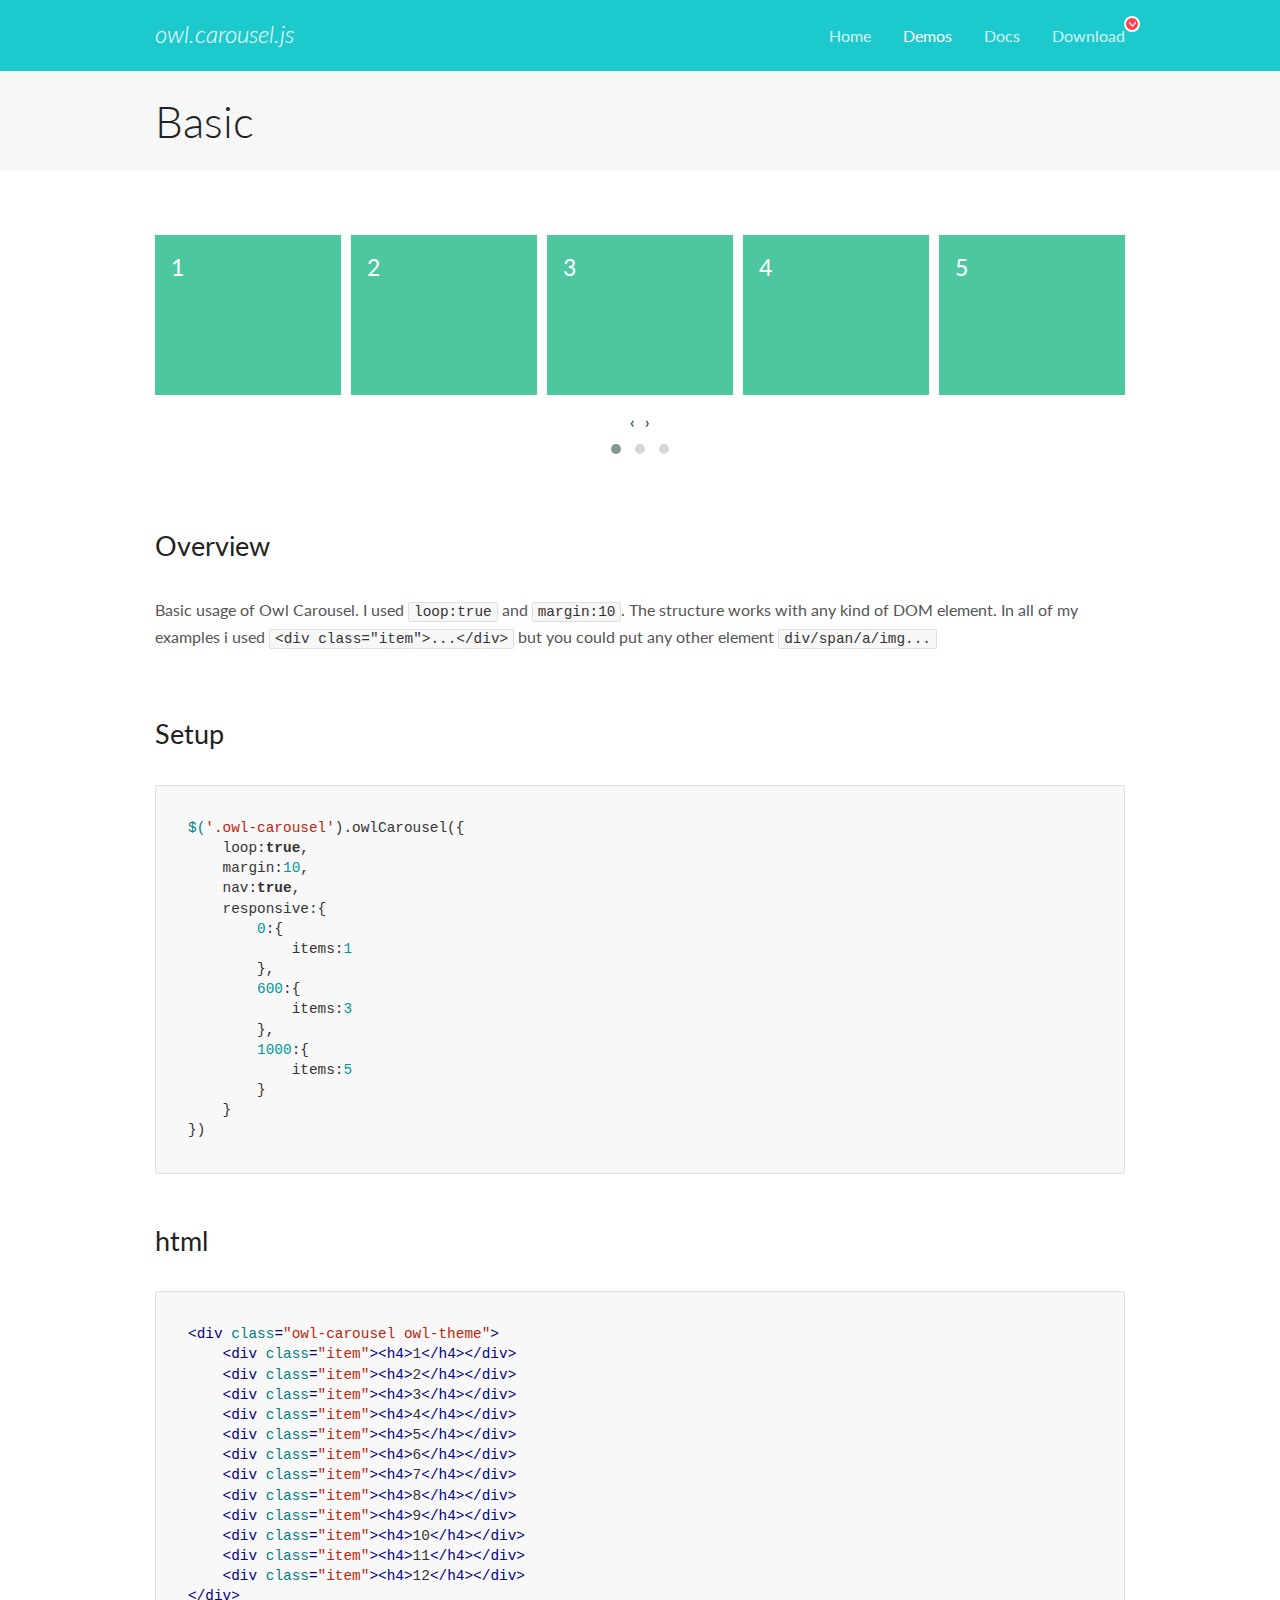
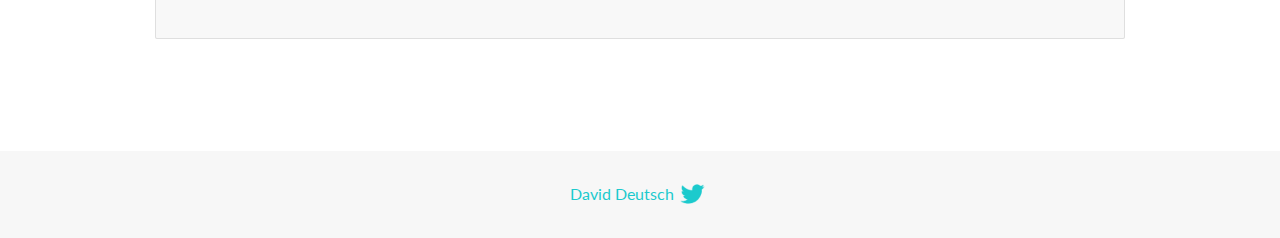
<file: owlcarousel/docs/demos/basic.html>
<!DOCTYPE html>
<html lang="en">
  <head>

    <!-- head -->
    <meta charset="utf-8">
    <meta name="msapplication-tap-highlight" content="no" />
    <meta name="viewport" content="width=device-width, initial-scale=1.0" />
    <meta name="description" content="Basic usage demo">
    <meta name="author" content="David Deutsch">
    <title>
      Basic Demo | Owl Carousel | 2.3.4
    </title>

    <!-- Stylesheets -->
    <link href='https://fonts.googleapis.com/css?family=Lato:300,400,700,400italic,300italic' rel='stylesheet' type='text/css'>
    <link rel="stylesheet" href="../assets/css/docs.theme.min.css">

    <!-- Owl Stylesheets -->
    <link rel="stylesheet" href="../assets/owlcarousel/assets/owl.carousel.min.css">
    <link rel="stylesheet" href="../assets/owlcarousel/assets/owl.theme.default.min.css">

    <!-- HTML5 shim and Respond.js IE8 support of HTML5 elements and media queries -->

    <!--[if lt IE 9]>
      <script src="https://oss.maxcdn.com/libs/html5shiv/3.7.0/html5shiv.js"></script>
      <script src="https://oss.maxcdn.com/libs/respond.js/1.3.0/respond.min.js"></script>
    <![endif]-->

    <!-- Favicons -->
    <link rel="apple-touch-icon-precomposed" sizes="144x144" href="../assets/ico/apple-touch-icon-144-precomposed.png">
    <link rel="shortcut icon" href="../assets/ico/favicon.png">
    <link rel="shortcut icon" href="favicon.ico">

    <!-- Yeah i know js should not be in header. Its required for demos.-->

    <!-- javascript -->
    <script src="../assets/vendors/jquery.min.js"></script>
    <script src="../assets/owlcarousel/owl.carousel.js"></script>
  </head>
  <body>

    <!-- header -->
    <header class="header">
      <div class="row">
        <div class="large-12 columns">
          <div class="brand left">
            <h3>
              <a href="/OwlCarousel2/">owl.carousel.js</a> 
            </h3>
          </div>
          <a id="toggle-nav" class="right">
            <span></span> <span></span> <span></span> 
          </a> 
          <div class="nav-bar">
            <ul class="clearfix">
              <li> <a href="/OwlCarousel2/index.html">Home</a>  </li>
              <li class="active">
                <a href="/OwlCarousel2/demos/demos.html">Demos</a> 
              </li>
              <li> <a href="/OwlCarousel2/docs/started-welcome.html">Docs</a>  </li>
              <li>
                <a href="https://github.com/OwlCarousel2/OwlCarousel2/archive/2.3.4.zip">Download</a> 
                <span class="download"></span> 
              </li>
            </ul>
          </div>
        </div>
      </div>
    </header>

    <!-- title -->
    <section class="title">
      <div class="row">
        <div class="large-12 columns">
          <h1>Basic</h1>
        </div>
      </div>
    </section>

    <!--  Demos -->
    <section id="demos">
      <div class="row">
        <div class="large-12 columns">
          <div class="owl-carousel owl-theme">
            <div class="item">
              <h4>1</h4>
            </div>
            <div class="item">
              <h4>2</h4>
            </div>
            <div class="item">
              <h4>3</h4>
            </div>
            <div class="item">
              <h4>4</h4>
            </div>
            <div class="item">
              <h4>5</h4>
            </div>
            <div class="item">
              <h4>6</h4>
            </div>
            <div class="item">
              <h4>7</h4>
            </div>
            <div class="item">
              <h4>8</h4>
            </div>
            <div class="item">
              <h4>9</h4>
            </div>
            <div class="item">
              <h4>10</h4>
            </div>
            <div class="item">
              <h4>11</h4>
            </div>
            <div class="item">
              <h4>12</h4>
            </div>
          </div>
          <h3 id="overview">Overview</h3>
          <p>Basic usage of Owl Carousel. I used <code>loop:true</code> and <code>margin:10</code>. The structure works with any kind of DOM element. In all of my examples i used <code>&lt;div class=&quot;item&quot;&gt;...&lt;/div&gt;</code> but you could
            put any other element <code>div/span/a/img...</code></p>
          <h3 id="setup">Setup</h3>
          <pre><code>$(&#39;.owl-carousel&#39;).owlCarousel({
    loop:true,
    margin:10,
    nav:true,
    responsive:{
        0:{
            items:1
        },
        600:{
            items:3
        },
        1000:{
            items:5
        }
    }
})</code></pre>
          <h3 id="html">html</h3>
          <pre><code>&lt;div class=&quot;owl-carousel owl-theme&quot;&gt;
    &lt;div class=&quot;item&quot;&gt;&lt;h4&gt;1&lt;/h4&gt;&lt;/div&gt;
    &lt;div class=&quot;item&quot;&gt;&lt;h4&gt;2&lt;/h4&gt;&lt;/div&gt;
    &lt;div class=&quot;item&quot;&gt;&lt;h4&gt;3&lt;/h4&gt;&lt;/div&gt;
    &lt;div class=&quot;item&quot;&gt;&lt;h4&gt;4&lt;/h4&gt;&lt;/div&gt;
    &lt;div class=&quot;item&quot;&gt;&lt;h4&gt;5&lt;/h4&gt;&lt;/div&gt;
    &lt;div class=&quot;item&quot;&gt;&lt;h4&gt;6&lt;/h4&gt;&lt;/div&gt;
    &lt;div class=&quot;item&quot;&gt;&lt;h4&gt;7&lt;/h4&gt;&lt;/div&gt;
    &lt;div class=&quot;item&quot;&gt;&lt;h4&gt;8&lt;/h4&gt;&lt;/div&gt;
    &lt;div class=&quot;item&quot;&gt;&lt;h4&gt;9&lt;/h4&gt;&lt;/div&gt;
    &lt;div class=&quot;item&quot;&gt;&lt;h4&gt;10&lt;/h4&gt;&lt;/div&gt;
    &lt;div class=&quot;item&quot;&gt;&lt;h4&gt;11&lt;/h4&gt;&lt;/div&gt;
    &lt;div class=&quot;item&quot;&gt;&lt;h4&gt;12&lt;/h4&gt;&lt;/div&gt;
&lt;/div&gt;</code></pre>
          <script>
            $(document).ready(function() {
              var owl = $('.owl-carousel');
              owl.owlCarousel({
                margin: 10,
                nav: true,
                loop: true,
                responsive: {
                  0: {
                    items: 1
                  },
                  600: {
                    items: 3
                  },
                  1000: {
                    items: 5
                  }
                }
              })
            })
          </script>
        </div>
      </div>
    </section>

    <!-- footer -->
    <footer class="footer">
      <div class="row">
        <div class="large-12 columns">
          <h5>
            <a href="/OwlCarousel2/docs/support-contact.html">David Deutsch</a> 
            <a id="custom-tweet-button" href="https://twitter.com/share?url=https://github.com/OwlCarousel2/OwlCarousel2&text=Owl Carousel - This is so awesome! " target="_blank"></a> 
          </h5>
        </div>
      </div>
    </footer>

    <!-- vendors -->
    <script src="../assets/vendors/highlight.js"></script>
    <script src="../assets/js/app.js"></script>
  </body>
</html>
</file>
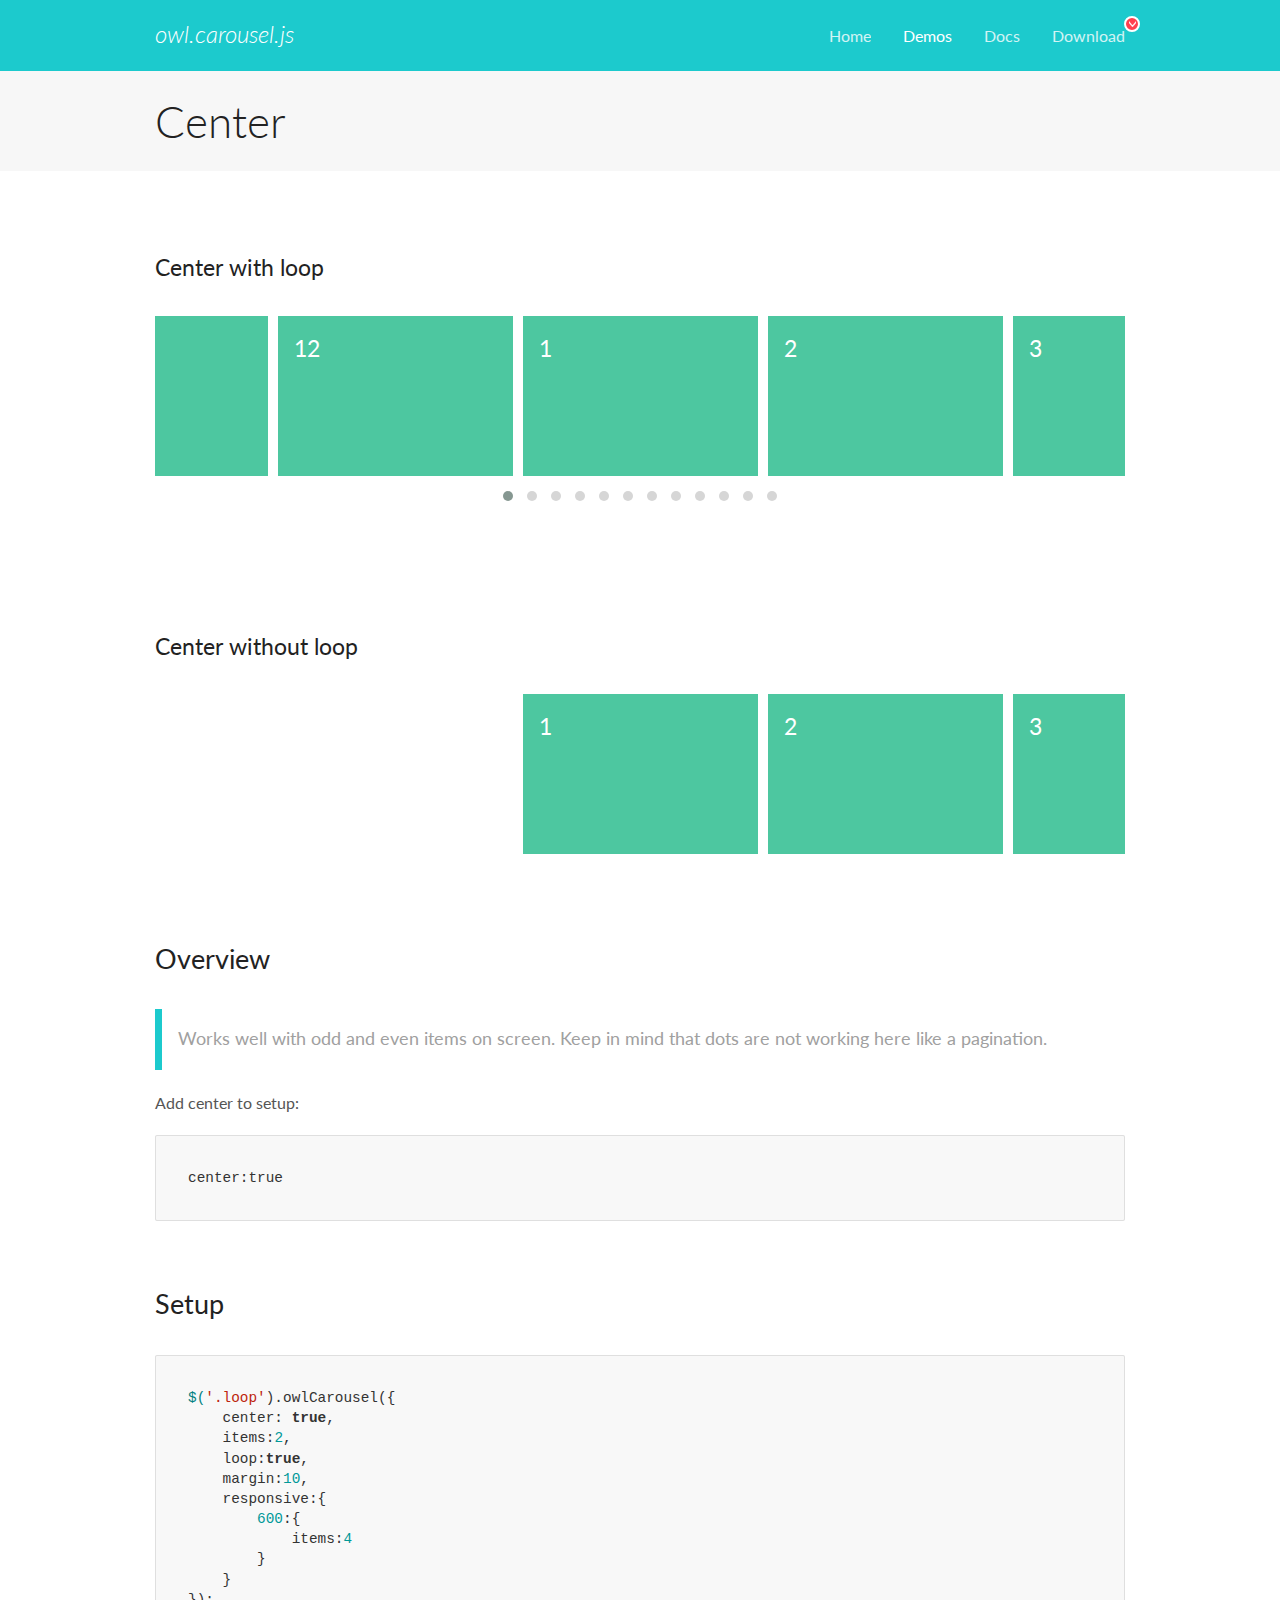
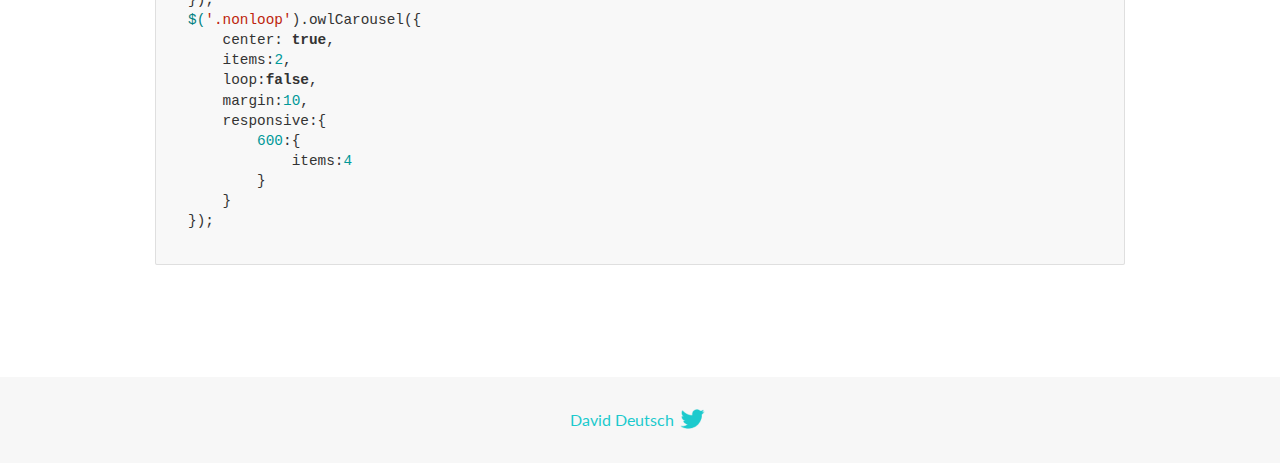
<file: owlcarousel/docs/demos/center.html>
<!DOCTYPE html>
<html lang="en">
  <head>

    <!-- head -->
    <meta charset="utf-8">
    <meta name="msapplication-tap-highlight" content="no" />
    <meta name="viewport" content="width=device-width, initial-scale=1.0" />
    <meta name="description" content="Center carousel">
    <meta name="author" content="David Deutsch">
    <title>
      Center Demo | Owl Carousel | 2.3.4
    </title>

    <!-- Stylesheets -->
    <link href='https://fonts.googleapis.com/css?family=Lato:300,400,700,400italic,300italic' rel='stylesheet' type='text/css'>
    <link rel="stylesheet" href="../assets/css/docs.theme.min.css">

    <!-- Owl Stylesheets -->
    <link rel="stylesheet" href="../assets/owlcarousel/assets/owl.carousel.min.css">
    <link rel="stylesheet" href="../assets/owlcarousel/assets/owl.theme.default.min.css">

    <!-- HTML5 shim and Respond.js IE8 support of HTML5 elements and media queries -->

    <!--[if lt IE 9]>
      <script src="https://oss.maxcdn.com/libs/html5shiv/3.7.0/html5shiv.js"></script>
      <script src="https://oss.maxcdn.com/libs/respond.js/1.3.0/respond.min.js"></script>
    <![endif]-->

    <!-- Favicons -->
    <link rel="apple-touch-icon-precomposed" sizes="144x144" href="../assets/ico/apple-touch-icon-144-precomposed.png">
    <link rel="shortcut icon" href="../assets/ico/favicon.png">
    <link rel="shortcut icon" href="favicon.ico">

    <!-- Yeah i know js should not be in header. Its required for demos.-->

    <!-- javascript -->
    <script src="../assets/vendors/jquery.min.js"></script>
    <script src="../assets/owlcarousel/owl.carousel.js"></script>
  </head>
  <body>

    <!-- header -->
    <header class="header">
      <div class="row">
        <div class="large-12 columns">
          <div class="brand left">
            <h3>
              <a href="/OwlCarousel2/">owl.carousel.js</a> 
            </h3>
          </div>
          <a id="toggle-nav" class="right">
            <span></span> <span></span> <span></span> 
          </a> 
          <div class="nav-bar">
            <ul class="clearfix">
              <li> <a href="/OwlCarousel2/index.html">Home</a>  </li>
              <li class="active">
                <a href="/OwlCarousel2/demos/demos.html">Demos</a> 
              </li>
              <li> <a href="/OwlCarousel2/docs/started-welcome.html">Docs</a>  </li>
              <li>
                <a href="https://github.com/OwlCarousel2/OwlCarousel2/archive/2.3.4.zip">Download</a> 
                <span class="download"></span> 
              </li>
            </ul>
          </div>
        </div>
      </div>
    </header>

    <!-- title -->
    <section class="title">
      <div class="row">
        <div class="large-12 columns">
          <h1>Center</h1>
        </div>
      </div>
    </section>

    <!--  Demos -->
    <section id="demos">
      <div class="row">
        <div class="large-12 columns">
          <h4 id="center-with-loop">Center with loop</h4>
          <div class="loop owl-carousel owl-theme">
            <div class="item">
              <h4>1</h4>
            </div>
            <div class="item">
              <h4>2</h4>
            </div>
            <div class="item">
              <h4>3</h4>
            </div>
            <div class="item">
              <h4>4</h4>
            </div>
            <div class="item">
              <h4>5</h4>
            </div>
            <div class="item">
              <h4>6</h4>
            </div>
            <div class="item">
              <h4>7</h4>
            </div>
            <div class="item">
              <h4>8</h4>
            </div>
            <div class="item">
              <h4>9</h4>
            </div>
            <div class="item">
              <h4>10</h4>
            </div>
            <div class="item">
              <h4>11</h4>
            </div>
            <div class="item">
              <h4>12</h4>
            </div>
          </div>
          <br>
          <h4 id="center-without-loop">Center without loop</h4>
          <div class="nonloop owl-carousel">
            <div class="item">
              <h4>1</h4>
            </div>
            <div class="item">
              <h4>2</h4>
            </div>
            <div class="item">
              <h4>3</h4>
            </div>
            <div class="item">
              <h4>4</h4>
            </div>
            <div class="item">
              <h4>5</h4>
            </div>
            <div class="item">
              <h4>6</h4>
            </div>
            <div class="item">
              <h4>7</h4>
            </div>
            <div class="item">
              <h4>8</h4>
            </div>
            <div class="item">
              <h4>9</h4>
            </div>
            <div class="item">
              <h4>10</h4>
            </div>
            <div class="item">
              <h4>11</h4>
            </div>
            <div class="item">
              <h4>12</h4>
            </div>
          </div>
          <h3 id="overview">Overview</h3>
          <blockquote>
            <p>Works well with odd and even items on screen. Keep in mind that dots are not working here like a pagination.</p>
          </blockquote>
          <p>Add center to setup:</p>
          <pre><code>center:true</code></pre>
          <h3 id="setup">Setup</h3>
          <pre><code>$(&#39;.loop&#39;).owlCarousel({
    center: true,
    items:2,
    loop:true,
    margin:10,
    responsive:{
        600:{
            items:4
        }
    }
});
$(&#39;.nonloop&#39;).owlCarousel({
    center: true,
    items:2,
    loop:false,
    margin:10,
    responsive:{
        600:{
            items:4
        }
    }
});</code></pre>
          <script>
            jQuery(document).ready(function($) {
              $('.loop').owlCarousel({
                center: true,
                items: 2,
                loop: true,
                margin: 10,
                responsive: {
                  600: {
                    items: 4
                  }
                }
              });
              $('.nonloop').owlCarousel({
                center: true,
                items: 2,
                loop: false,
                margin: 10,
                responsive: {
                  600: {
                    items: 4
                  }
                }
              });
            });
          </script>
        </div>
      </div>
    </section>

    <!-- footer -->
    <footer class="footer">
      <div class="row">
        <div class="large-12 columns">
          <h5>
            <a href="/OwlCarousel2/docs/support-contact.html">David Deutsch</a> 
            <a id="custom-tweet-button" href="https://twitter.com/share?url=https://github.com/OwlCarousel2/OwlCarousel2&text=Owl Carousel - This is so awesome! " target="_blank"></a> 
          </h5>
        </div>
      </div>
    </footer>

    <!-- vendors -->
    <script src="../assets/vendors/highlight.js"></script>
    <script src="../assets/js/app.js"></script>
  </body>
</html>
</file>
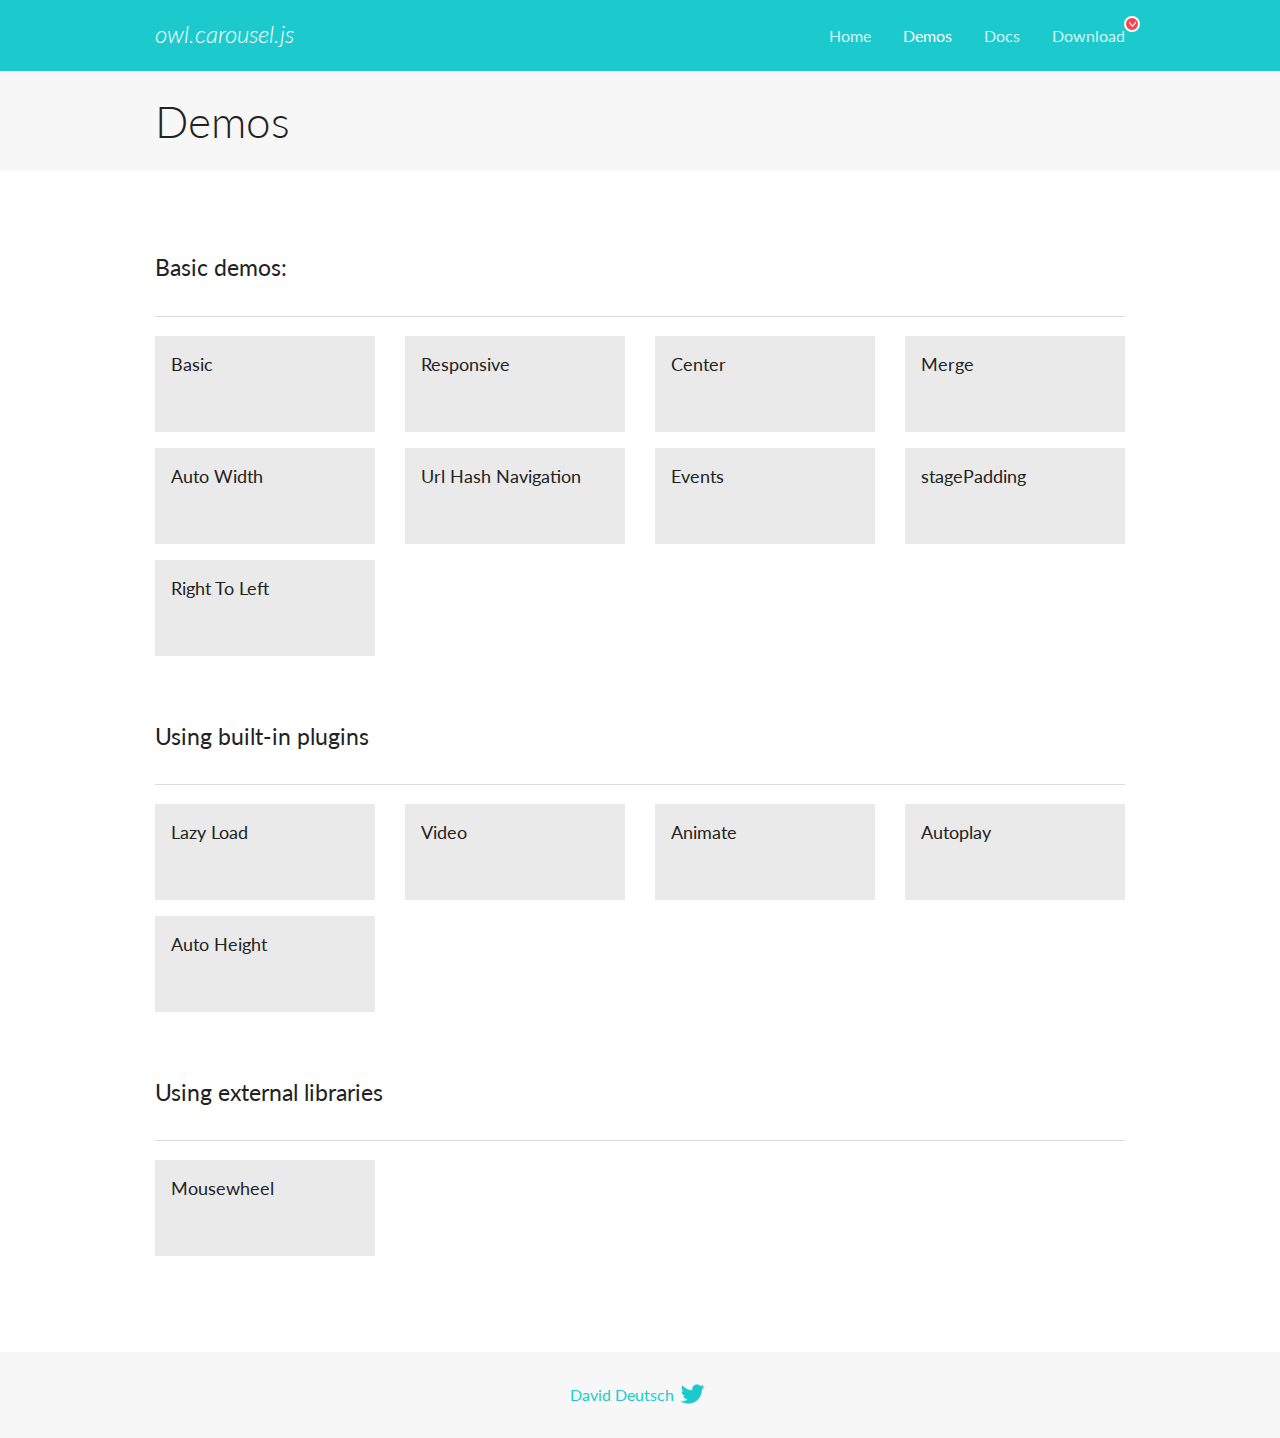
<file: owlcarousel/docs/demos/demos.html>
<!DOCTYPE html>
<html lang="en">
  <head>

    <!-- head -->
    <meta charset="utf-8">
    <meta name="msapplication-tap-highlight" content="no" />
    <meta name="viewport" content="width=device-width, initial-scale=1.0" />
    <meta name="description" content="A list of Owl Carousel examples.">
    <meta name="author" content="David Deutsch">
    <title>
      Demos | Owl Carousel | 2.3.4
    </title>

    <!-- Stylesheets -->
    <link href='https://fonts.googleapis.com/css?family=Lato:300,400,700,400italic,300italic' rel='stylesheet' type='text/css'>
    <link rel="stylesheet" href="../assets/css/docs.theme.min.css">

    <!-- Owl Stylesheets -->
    <link rel="stylesheet" href="../assets/owlcarousel/assets/owl.carousel.min.css">
    <link rel="stylesheet" href="../assets/owlcarousel/assets/owl.theme.default.min.css">

    <!-- HTML5 shim and Respond.js IE8 support of HTML5 elements and media queries -->

    <!--[if lt IE 9]>
      <script src="https://oss.maxcdn.com/libs/html5shiv/3.7.0/html5shiv.js"></script>
      <script src="https://oss.maxcdn.com/libs/respond.js/1.3.0/respond.min.js"></script>
    <![endif]-->

    <!-- Favicons -->
    <link rel="apple-touch-icon-precomposed" sizes="144x144" href="../assets/ico/apple-touch-icon-144-precomposed.png">
    <link rel="shortcut icon" href="../assets/ico/favicon.png">
    <link rel="shortcut icon" href="favicon.ico">

    <!-- Yeah i know js should not be in header. Its required for demos.-->

    <!-- javascript -->
    <script src="../assets/vendors/jquery.min.js"></script>
    <script src="../assets/owlcarousel/owl.carousel.js"></script>
  </head>
  <body>

    <!-- header -->
    <header class="header">
      <div class="row">
        <div class="large-12 columns">
          <div class="brand left">
            <h3>
              <a href="/OwlCarousel2/">owl.carousel.js</a> 
            </h3>
          </div>
          <a id="toggle-nav" class="right">
            <span></span> <span></span> <span></span> 
          </a> 
          <div class="nav-bar">
            <ul class="clearfix">
              <li> <a href="/OwlCarousel2/index.html">Home</a>  </li>
              <li class="active">
                <a href="/OwlCarousel2/demos/demos.html">Demos</a> 
              </li>
              <li> <a href="/OwlCarousel2/docs/started-welcome.html">Docs</a>  </li>
              <li>
                <a href="https://github.com/OwlCarousel2/OwlCarousel2/archive/2.3.4.zip">Download</a> 
                <span class="download"></span> 
              </li>
            </ul>
          </div>
        </div>
      </div>
    </header>

    <!-- title -->
    <section class="title">
      <div class="row">
        <div class="large-12 columns">
          <h1>Demos</h1>
        </div>
      </div>
    </section>

    <!--  Demos -->
    <section id="demos">
      <div class="row">
        <div class="large-12 columns">
          <h4 id="basic-demos-">Basic demos:</h4>
          <hr>
          <div class="demo-list">
            <div class="row">
              <div class="small-6 medium-4 large-3 columns">
                <a href="basic.html" class="demo-block">
                  <h5>Basic </h5>
                </a> 
              </div>
              <div class="small-6 medium-4 large-3 columns">
                <a href="responsive.html" class="demo-block">
                  <h5>Responsive </h5>
                </a> 
              </div>
              <div class="small-6 medium-4 large-3 columns">
                <a href="center.html" class="demo-block">
                  <h5>Center </h5>
                </a> 
              </div>
              <div class="small-6 medium-4 large-3 columns">
                <a href="merge.html" class="demo-block">
                  <h5>Merge </h5>
                </a> 
              </div>
              <div class="small-6 medium-4 large-3 columns">
                <a href="autowidth.html" class="demo-block">
                  <h5>Auto Width </h5>
                </a> 
              </div>
              <div class="small-6 medium-4 large-3 columns">
                <a href="urlhashnav.html" class="demo-block">
                  <h5>Url Hash Navigation </h5>
                </a> 
              </div>
              <div class="small-6 medium-4 large-3 columns">
                <a href="events.html" class="demo-block">
                  <h5>Events </h5>
                </a> 
              </div>
              <div class="small-6 medium-4 large-3 columns">
                <a href="stagepadding.html" class="demo-block">
                  <h5>stagePadding </h5>
                </a> 
              </div>
              <div class="small-6 medium-4 large-3 columns">
                <a href="rtl.html" class="demo-block">
                  <h5>Right To Left </h5>
                </a> 
              </div>
            </div>
          </div>
          <h4 id="using-built-in-plugins">Using built-in plugins</h4>
          <hr>
          <div class="demo-list">
            <div class="row">
              <div class="small-6 medium-4 large-3 columns">
                <a href="lazyLoad.html" class="demo-block">
                  <h5>Lazy Load </h5>
                </a> 
              </div>
              <div class="small-6 medium-4 large-3 columns">
                <a href="video.html" class="demo-block">
                  <h5>Video </h5>
                </a> 
              </div>
              <div class="small-6 medium-4 large-3 columns">
                <a href="animate.html" class="demo-block">
                  <h5>Animate </h5>
                </a> 
              </div>
              <div class="small-6 medium-4 large-3 columns">
                <a href="autoplay.html" class="demo-block">
                  <h5>Autoplay </h5>
                </a> 
              </div>
              <div class="small-6 medium-4 large-3 columns">
                <a href="autoheight.html" class="demo-block">
                  <h5>Auto Height </h5>
                </a> 
              </div>
            </div>
          </div>
          <h4 id="using-external-libraries">Using external libraries</h4>
          <hr>
          <div class="demo-list">
            <div class="row">
              <div class="small-6 medium-4 large-3 columns">
                <a href="mousewheel.html" class="demo-block">
                  <h5>Mousewheel </h5>
                </a> 
              </div>
            </div>
          </div>
        </div>
      </div>
    </section>

    <!-- footer -->
    <footer class="footer">
      <div class="row">
        <div class="large-12 columns">
          <h5>
            <a href="/OwlCarousel2/docs/support-contact.html">David Deutsch</a> 
            <a id="custom-tweet-button" href="https://twitter.com/share?url=https://github.com/OwlCarousel2/OwlCarousel2&text=Owl Carousel - This is so awesome! " target="_blank"></a> 
          </h5>
        </div>
      </div>
    </footer>

    <!-- vendors -->
    <script src="../assets/vendors/highlight.js"></script>
    <script src="../assets/js/app.js"></script>
  </body>
</html>
</file>
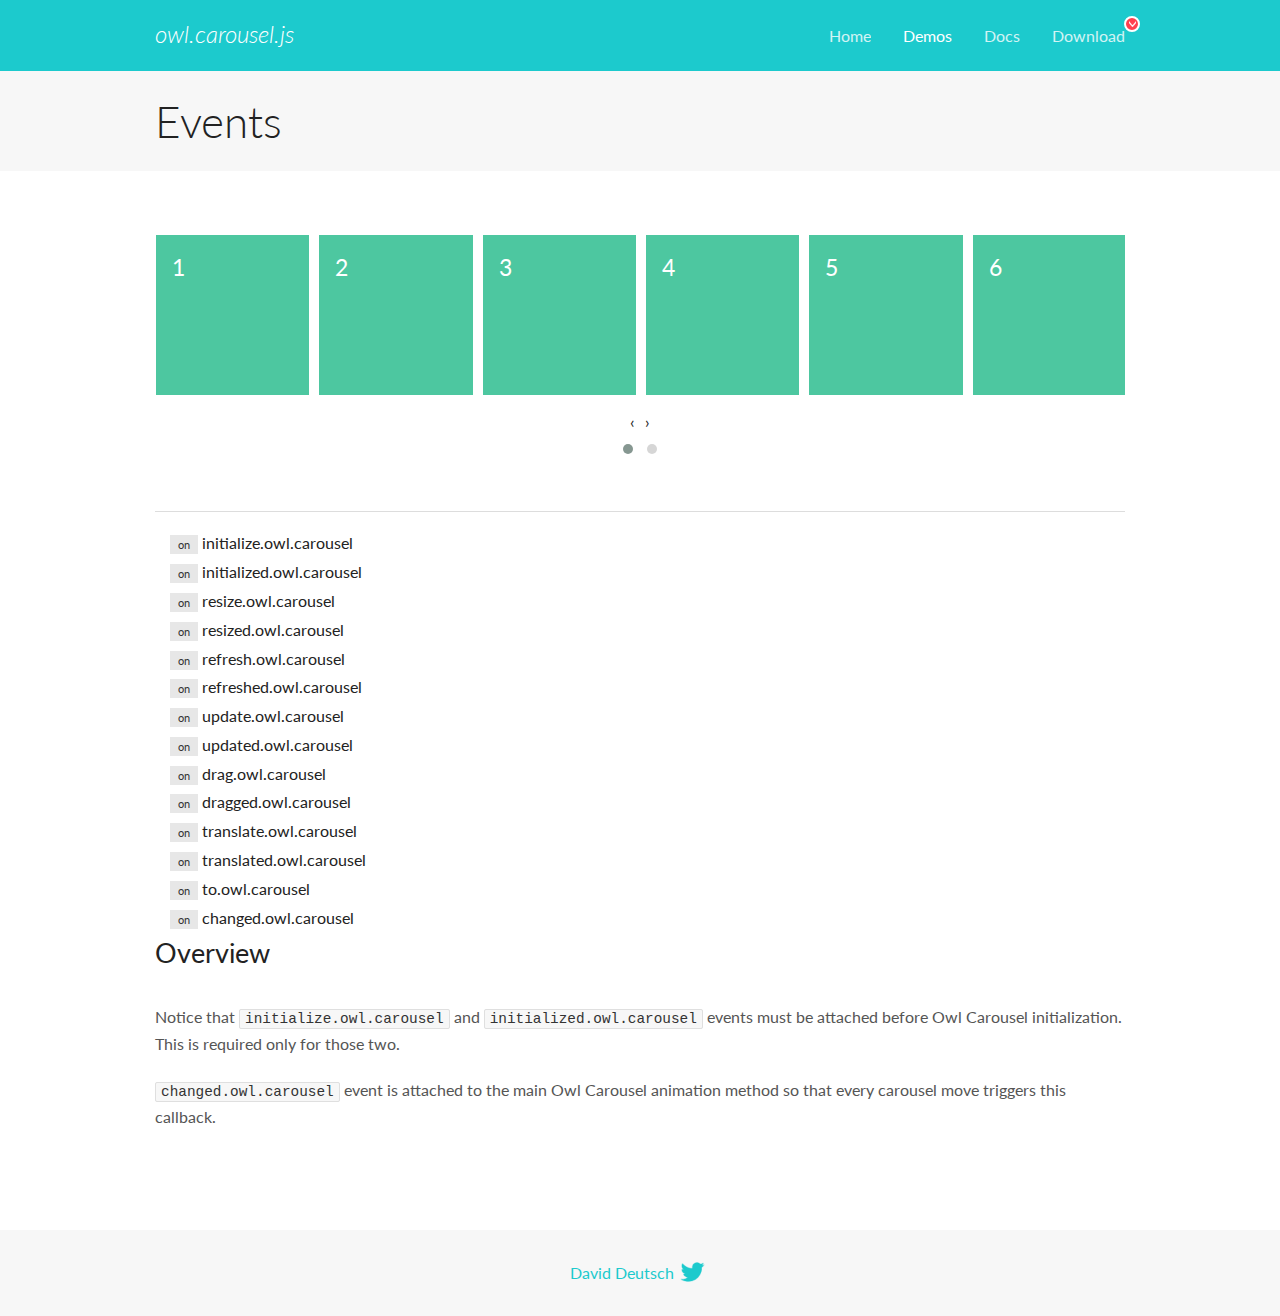
<file: owlcarousel/docs/demos/events.html>
<!DOCTYPE html>
<html lang="en">
  <head>

    <!-- head -->
    <meta charset="utf-8">
    <meta name="msapplication-tap-highlight" content="no" />
    <meta name="viewport" content="width=device-width, initial-scale=1.0" />
    <meta name="description" content="Events usage demo">
    <meta name="author" content="David Deutsch">
    <title>
      Events Demo | Owl Carousel | 2.3.4
    </title>

    <!-- Stylesheets -->
    <link href='https://fonts.googleapis.com/css?family=Lato:300,400,700,400italic,300italic' rel='stylesheet' type='text/css'>
    <link rel="stylesheet" href="../assets/css/docs.theme.min.css">

    <!-- Owl Stylesheets -->
    <link rel="stylesheet" href="../assets/owlcarousel/assets/owl.carousel.min.css">
    <link rel="stylesheet" href="../assets/owlcarousel/assets/owl.theme.default.min.css">

    <!-- HTML5 shim and Respond.js IE8 support of HTML5 elements and media queries -->

    <!--[if lt IE 9]>
      <script src="https://oss.maxcdn.com/libs/html5shiv/3.7.0/html5shiv.js"></script>
      <script src="https://oss.maxcdn.com/libs/respond.js/1.3.0/respond.min.js"></script>
    <![endif]-->

    <!-- Favicons -->
    <link rel="apple-touch-icon-precomposed" sizes="144x144" href="../assets/ico/apple-touch-icon-144-precomposed.png">
    <link rel="shortcut icon" href="../assets/ico/favicon.png">
    <link rel="shortcut icon" href="favicon.ico">

    <!-- Yeah i know js should not be in header. Its required for demos.-->

    <!-- javascript -->
    <script src="../assets/vendors/jquery.min.js"></script>
    <script src="../assets/owlcarousel/owl.carousel.js"></script>
  </head>
  <body>

    <!-- header -->
    <header class="header">
      <div class="row">
        <div class="large-12 columns">
          <div class="brand left">
            <h3>
              <a href="/OwlCarousel2/">owl.carousel.js</a> 
            </h3>
          </div>
          <a id="toggle-nav" class="right">
            <span></span> <span></span> <span></span> 
          </a> 
          <div class="nav-bar">
            <ul class="clearfix">
              <li> <a href="/OwlCarousel2/index.html">Home</a>  </li>
              <li class="active">
                <a href="/OwlCarousel2/demos/demos.html">Demos</a> 
              </li>
              <li> <a href="/OwlCarousel2/docs/started-welcome.html">Docs</a>  </li>
              <li>
                <a href="https://github.com/OwlCarousel2/OwlCarousel2/archive/2.3.4.zip">Download</a> 
                <span class="download"></span> 
              </li>
            </ul>
          </div>
        </div>
      </div>
    </header>

    <!-- title -->
    <section class="title">
      <div class="row">
        <div class="large-12 columns">
          <h1>Events</h1>
        </div>
      </div>
    </section>

    <!--  Demos -->
    <section id="demos">
      <div class="row">
        <div class="large-12 columns">
          <div class="owl-carousel owl-theme">
            <div class="item">
              <h4>1</h4>
            </div>
            <div class="item">
              <h4>2</h4>
            </div>
            <div class="item">
              <h4>3</h4>
            </div>
            <div class="item">
              <h4>4</h4>
            </div>
            <div class="item">
              <h4>5</h4>
            </div>
            <div class="item">
              <h4>6</h4>
            </div>
            <div class="item">
              <h4>7</h4>
            </div>
            <div class="item">
              <h4>8</h4>
            </div>
            <div class="item">
              <h4>9</h4>
            </div>
            <div class="item">
              <h4>10</h4>
            </div>
            <div class="item">
              <h4>11</h4>
            </div>
            <div class="item">
              <h4>12</h4>
            </div>
          </div>
          <hr>
          <div class="large-12 columns callbacks">
            <div><span class="label secondary initialize">on</span>  initialize.owl.carousel </div>
            <div><span class="label secondary initialized">on</span>  initialized.owl.carousel </div>
            <div><span class="label secondary resize">on</span>  resize.owl.carousel </div>
            <div><span class="label secondary resized">on</span>  resized.owl.carousel </div>
            <div><span class="label secondary refresh">on</span>  refresh.owl.carousel </div>
            <div><span class="label secondary refreshed">on</span>  refreshed.owl.carousel </div>
            <div><span class="label secondary update">on</span>  update.owl.carousel </div>
            <div><span class="label secondary updated">on</span>  updated.owl.carousel </div>
            <div><span class="label secondary drag">on</span>  drag.owl.carousel </div>
            <div><span class="label secondary dragged">on</span>  dragged.owl.carousel </div>
            <div><span class="label secondary translate">on</span>  translate.owl.carousel </div>
            <div><span class="label secondary translated">on</span>  translated.owl.carousel </div>
            <div><span class="label secondary to">on</span>  to.owl.carousel </div>
            <div><span class="label secondary changed">on</span>  changed.owl.carousel </div>
          </div>
          <h3 id="overview">Overview</h3>
          <p>Notice that <code>initialize.owl.carousel</code> and <code>initialized.owl.carousel</code> events must be attached before Owl Carousel initialization. This is required only for those two.</p>
          <p><code>changed.owl.carousel</code> event is attached to the main Owl Carousel animation method so that every carousel move triggers this callback.</p>
          <script>
            jQuery(document).ready(function($) {
              var owl = $('.owl-carousel');
              owl.on('initialize.owl.carousel initialized.owl.carousel ' +
                'initialize.owl.carousel initialize.owl.carousel ' +
                'resize.owl.carousel resized.owl.carousel ' +
                'refresh.owl.carousel refreshed.owl.carousel ' +
                'update.owl.carousel updated.owl.carousel ' +
                'drag.owl.carousel dragged.owl.carousel ' +
                'translate.owl.carousel translated.owl.carousel ' +
                'to.owl.carousel changed.owl.carousel',
                function(e) {
                  $('.' + e.type)
                    .removeClass('secondary')
                    .addClass('success');
                  window.setTimeout(function() {
                    $('.' + e.type)
                      .removeClass('success')
                      .addClass('secondary');
                  }, 500);
                });
              owl.owlCarousel({
                loop: true,
                nav: true,
                lazyLoad: true,
                margin: 10,
                video: true,
                responsive: {
                  0: {
                    items: 1
                  },
                  600: {
                    items: 3
                  },
                  960: {
                    items: 5,
                  },
                  1200: {
                    items: 6
                  }
                }
              });
            });
          </script>
        </div>
      </div>
    </section>

    <!-- footer -->
    <footer class="footer">
      <div class="row">
        <div class="large-12 columns">
          <h5>
            <a href="/OwlCarousel2/docs/support-contact.html">David Deutsch</a> 
            <a id="custom-tweet-button" href="https://twitter.com/share?url=https://github.com/OwlCarousel2/OwlCarousel2&text=Owl Carousel - This is so awesome! " target="_blank"></a> 
          </h5>
        </div>
      </div>
    </footer>

    <!-- vendors -->
    <script src="../assets/vendors/highlight.js"></script>
    <script src="../assets/js/app.js"></script>
  </body>
</html>
</file>
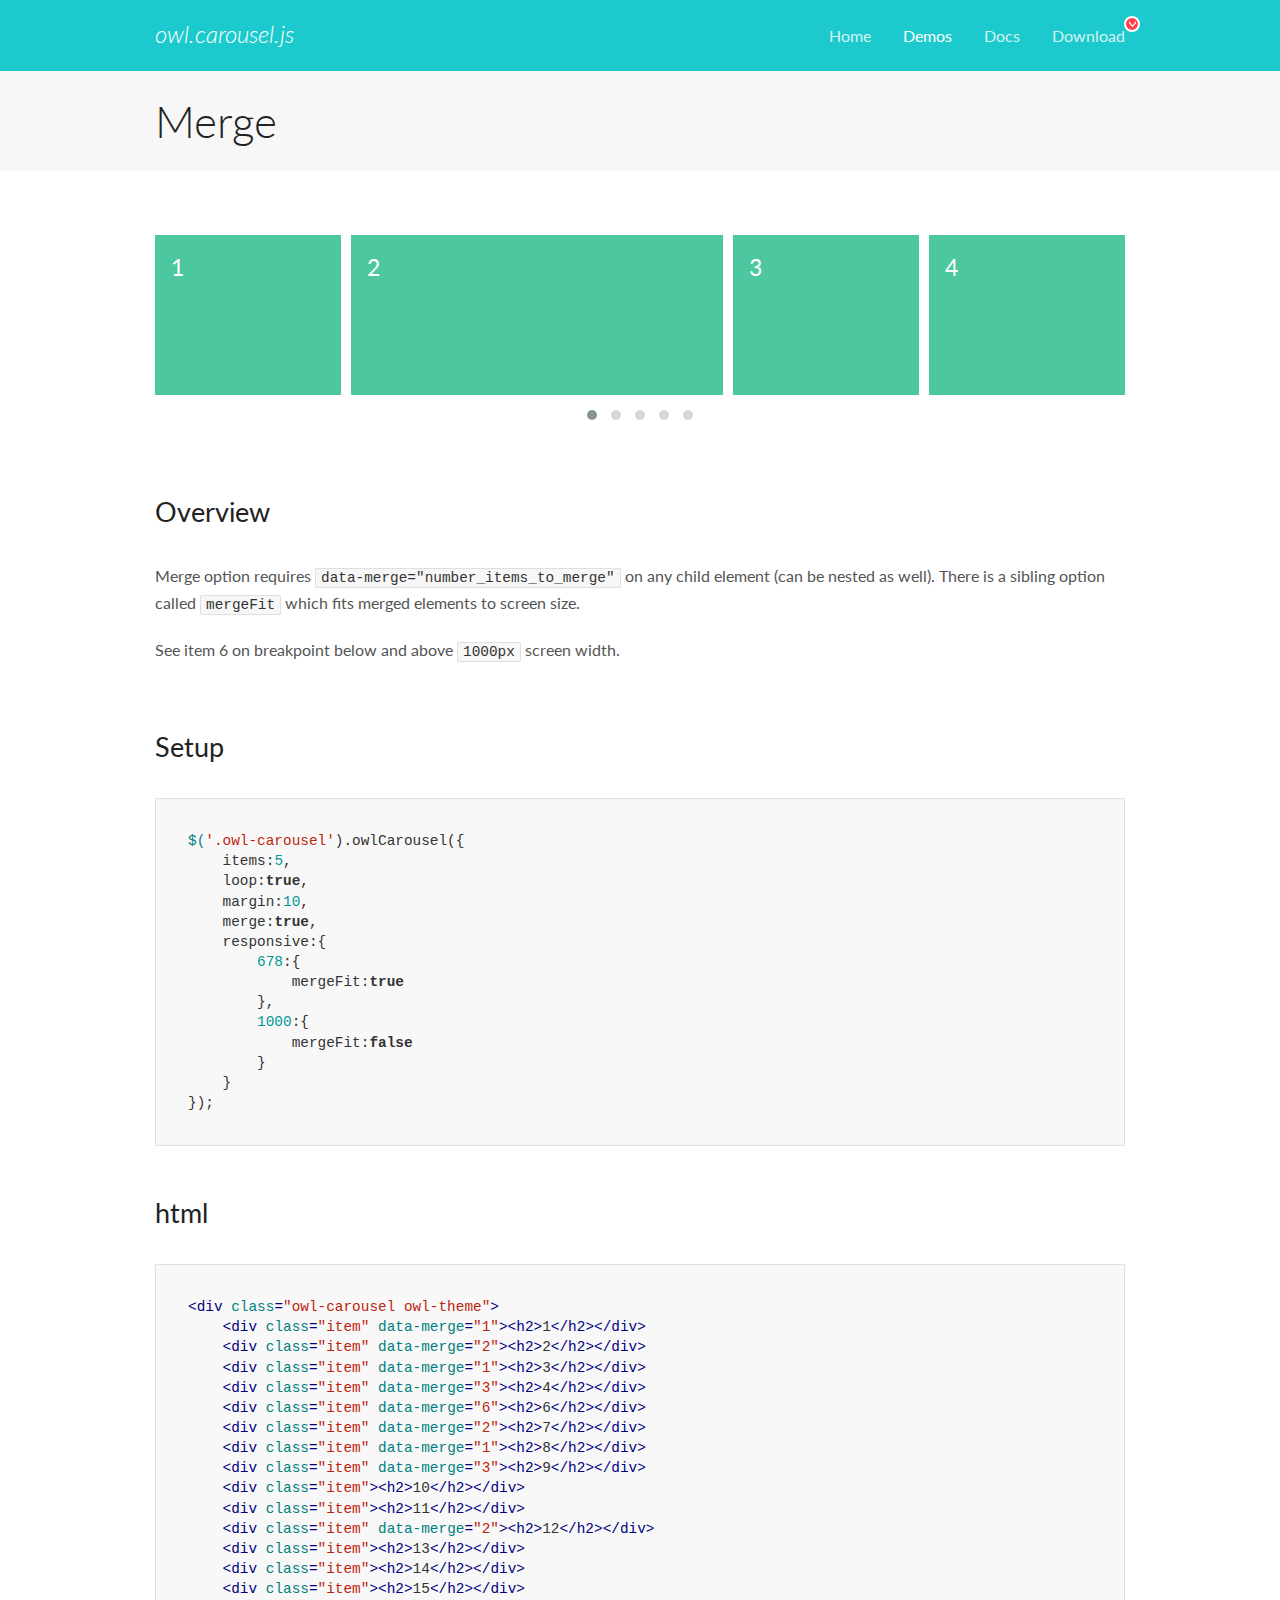
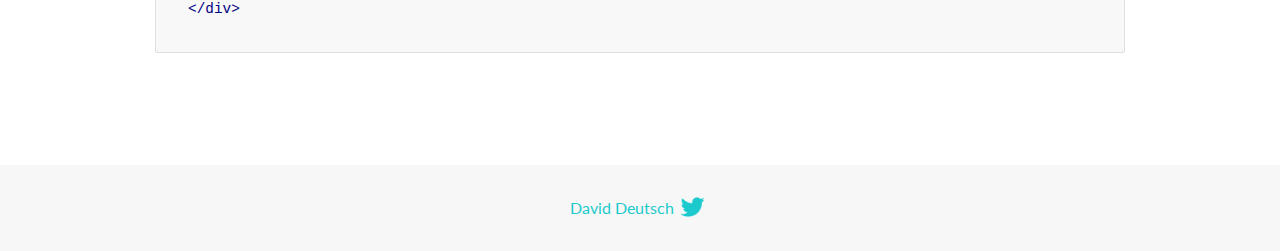
<file: owlcarousel/docs/demos/merge.html>
<!DOCTYPE html>
<html lang="en">
  <head>

    <!-- head -->
    <meta charset="utf-8">
    <meta name="msapplication-tap-highlight" content="no" />
    <meta name="viewport" content="width=device-width, initial-scale=1.0" />
    <meta name="description" content="Merge Items">
    <meta name="author" content="David Deutsch">
    <title>
      Merge Demo | Owl Carousel | 2.3.4
    </title>

    <!-- Stylesheets -->
    <link href='https://fonts.googleapis.com/css?family=Lato:300,400,700,400italic,300italic' rel='stylesheet' type='text/css'>
    <link rel="stylesheet" href="../assets/css/docs.theme.min.css">

    <!-- Owl Stylesheets -->
    <link rel="stylesheet" href="../assets/owlcarousel/assets/owl.carousel.min.css">
    <link rel="stylesheet" href="../assets/owlcarousel/assets/owl.theme.default.min.css">

    <!-- HTML5 shim and Respond.js IE8 support of HTML5 elements and media queries -->

    <!--[if lt IE 9]>
      <script src="https://oss.maxcdn.com/libs/html5shiv/3.7.0/html5shiv.js"></script>
      <script src="https://oss.maxcdn.com/libs/respond.js/1.3.0/respond.min.js"></script>
    <![endif]-->

    <!-- Favicons -->
    <link rel="apple-touch-icon-precomposed" sizes="144x144" href="../assets/ico/apple-touch-icon-144-precomposed.png">
    <link rel="shortcut icon" href="../assets/ico/favicon.png">
    <link rel="shortcut icon" href="favicon.ico">

    <!-- Yeah i know js should not be in header. Its required for demos.-->

    <!-- javascript -->
    <script src="../assets/vendors/jquery.min.js"></script>
    <script src="../assets/owlcarousel/owl.carousel.js"></script>
  </head>
  <body>

    <!-- header -->
    <header class="header">
      <div class="row">
        <div class="large-12 columns">
          <div class="brand left">
            <h3>
              <a href="/OwlCarousel2/">owl.carousel.js</a> 
            </h3>
          </div>
          <a id="toggle-nav" class="right">
            <span></span> <span></span> <span></span> 
          </a> 
          <div class="nav-bar">
            <ul class="clearfix">
              <li> <a href="/OwlCarousel2/index.html">Home</a>  </li>
              <li class="active">
                <a href="/OwlCarousel2/demos/demos.html">Demos</a> 
              </li>
              <li> <a href="/OwlCarousel2/docs/started-welcome.html">Docs</a>  </li>
              <li>
                <a href="https://github.com/OwlCarousel2/OwlCarousel2/archive/2.3.4.zip">Download</a> 
                <span class="download"></span> 
              </li>
            </ul>
          </div>
        </div>
      </div>
    </header>

    <!-- title -->
    <section class="title">
      <div class="row">
        <div class="large-12 columns">
          <h1>Merge</h1>
        </div>
      </div>
    </section>

    <!--  Demos -->
    <section id="demos">
      <div class="row">
        <div class="large-12 columns">
          <div class="owl-carousel owl-theme">
            <div class="item" data-merge="1">
              <h4>1</h4>
            </div>
            <div class="item" data-merge="2">
              <h4>2</h4>
            </div>
            <div class="item" data-merge="1">
              <h4>3</h4>
            </div>
            <div class="item" data-merge="3">
              <h4>4</h4>
            </div>
            <div class="item" data-merge="6">
              <h4>6</h4>
            </div>
            <div class="item" data-merge="2">
              <h4>7</h4>
            </div>
            <div class="item" data-merge="1">
              <h4>8</h4>
            </div>
            <div class="item" data-merge="3">
              <h4>9</h4>
            </div>
            <div class="item">
              <h4>10</h4>
            </div>
            <div class="item">
              <h4>11</h4>
            </div>
            <div class="item" data-merge="2">
              <h4>12</h4>
            </div>
            <div class="item">
              <h4>13</h4>
            </div>
            <div class="item">
              <h4>14</h4>
            </div>
            <div class="item">
              <h4>15</h4>
            </div>
          </div>
          <h3 id="overview">Overview</h3>
          <p>Merge option requires <code>data-merge=&quot;number_items_to_merge&quot;</code> on any child element (can be nested as well). There is a sibling option called <code>mergeFit</code> which fits merged elements to screen size. </p>
          <p>See item 6 on breakpoint below and above <code>1000px</code> screen width.</p>
          <h3 id="setup">Setup</h3>
          <pre><code>$(&#39;.owl-carousel&#39;).owlCarousel({
    items:5,
    loop:true,
    margin:10,
    merge:true,
    responsive:{
        678:{
            mergeFit:true
        },
        1000:{
            mergeFit:false
        }
    }
});</code></pre>
          <h3 id="html">html</h3>
          <pre><code>&lt;div class=&quot;owl-carousel owl-theme&quot;&gt;
    &lt;div class=&quot;item&quot; data-merge=&quot;1&quot;&gt;&lt;h2&gt;1&lt;/h2&gt;&lt;/div&gt;
    &lt;div class=&quot;item&quot; data-merge=&quot;2&quot;&gt;&lt;h2&gt;2&lt;/h2&gt;&lt;/div&gt;
    &lt;div class=&quot;item&quot; data-merge=&quot;1&quot;&gt;&lt;h2&gt;3&lt;/h2&gt;&lt;/div&gt;
    &lt;div class=&quot;item&quot; data-merge=&quot;3&quot;&gt;&lt;h2&gt;4&lt;/h2&gt;&lt;/div&gt;
    &lt;div class=&quot;item&quot; data-merge=&quot;6&quot;&gt;&lt;h2&gt;6&lt;/h2&gt;&lt;/div&gt;
    &lt;div class=&quot;item&quot; data-merge=&quot;2&quot;&gt;&lt;h2&gt;7&lt;/h2&gt;&lt;/div&gt;
    &lt;div class=&quot;item&quot; data-merge=&quot;1&quot;&gt;&lt;h2&gt;8&lt;/h2&gt;&lt;/div&gt;
    &lt;div class=&quot;item&quot; data-merge=&quot;3&quot;&gt;&lt;h2&gt;9&lt;/h2&gt;&lt;/div&gt;
    &lt;div class=&quot;item&quot;&gt;&lt;h2&gt;10&lt;/h2&gt;&lt;/div&gt;
    &lt;div class=&quot;item&quot;&gt;&lt;h2&gt;11&lt;/h2&gt;&lt;/div&gt;
    &lt;div class=&quot;item&quot; data-merge=&quot;2&quot;&gt;&lt;h2&gt;12&lt;/h2&gt;&lt;/div&gt;
    &lt;div class=&quot;item&quot;&gt;&lt;h2&gt;13&lt;/h2&gt;&lt;/div&gt;
    &lt;div class=&quot;item&quot;&gt;&lt;h2&gt;14&lt;/h2&gt;&lt;/div&gt;
    &lt;div class=&quot;item&quot;&gt;&lt;h2&gt;15&lt;/h2&gt;&lt;/div&gt;
&lt;/div&gt;</code></pre>
          <script>
            $(document).ready(function() {
              $('.owl-carousel').owlCarousel({
                items: 5,
                loop: true,
                margin: 10,
                merge: true,
                responsive: {
                  678: {
                    mergeFit: true
                  },
                  1000: {
                    mergeFit: false
                  }
                }
              });
            })
          </script>
        </div>
      </div>
    </section>

    <!-- footer -->
    <footer class="footer">
      <div class="row">
        <div class="large-12 columns">
          <h5>
            <a href="/OwlCarousel2/docs/support-contact.html">David Deutsch</a> 
            <a id="custom-tweet-button" href="https://twitter.com/share?url=https://github.com/OwlCarousel2/OwlCarousel2&text=Owl Carousel - This is so awesome! " target="_blank"></a> 
          </h5>
        </div>
      </div>
    </footer>

    <!-- vendors -->
    <script src="../assets/vendors/highlight.js"></script>
    <script src="../assets/js/app.js"></script>
  </body>
</html>
</file>
